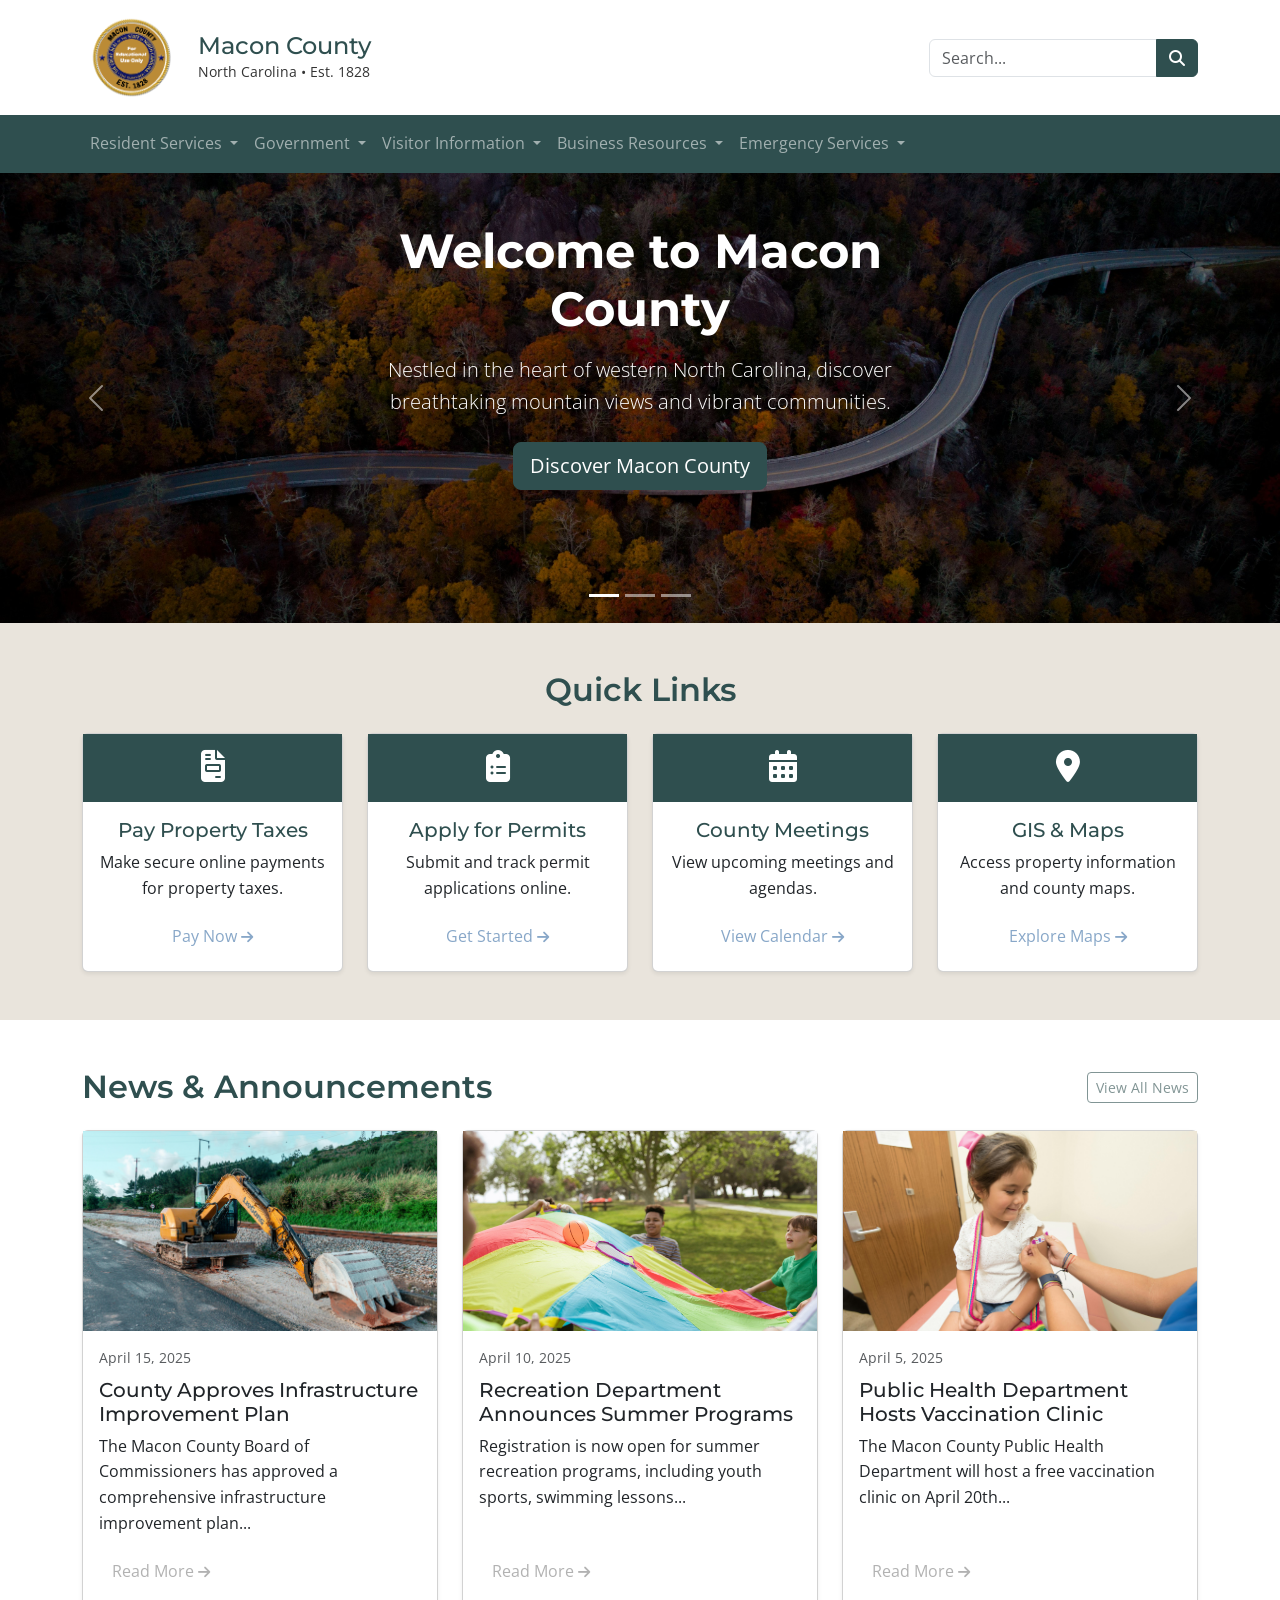
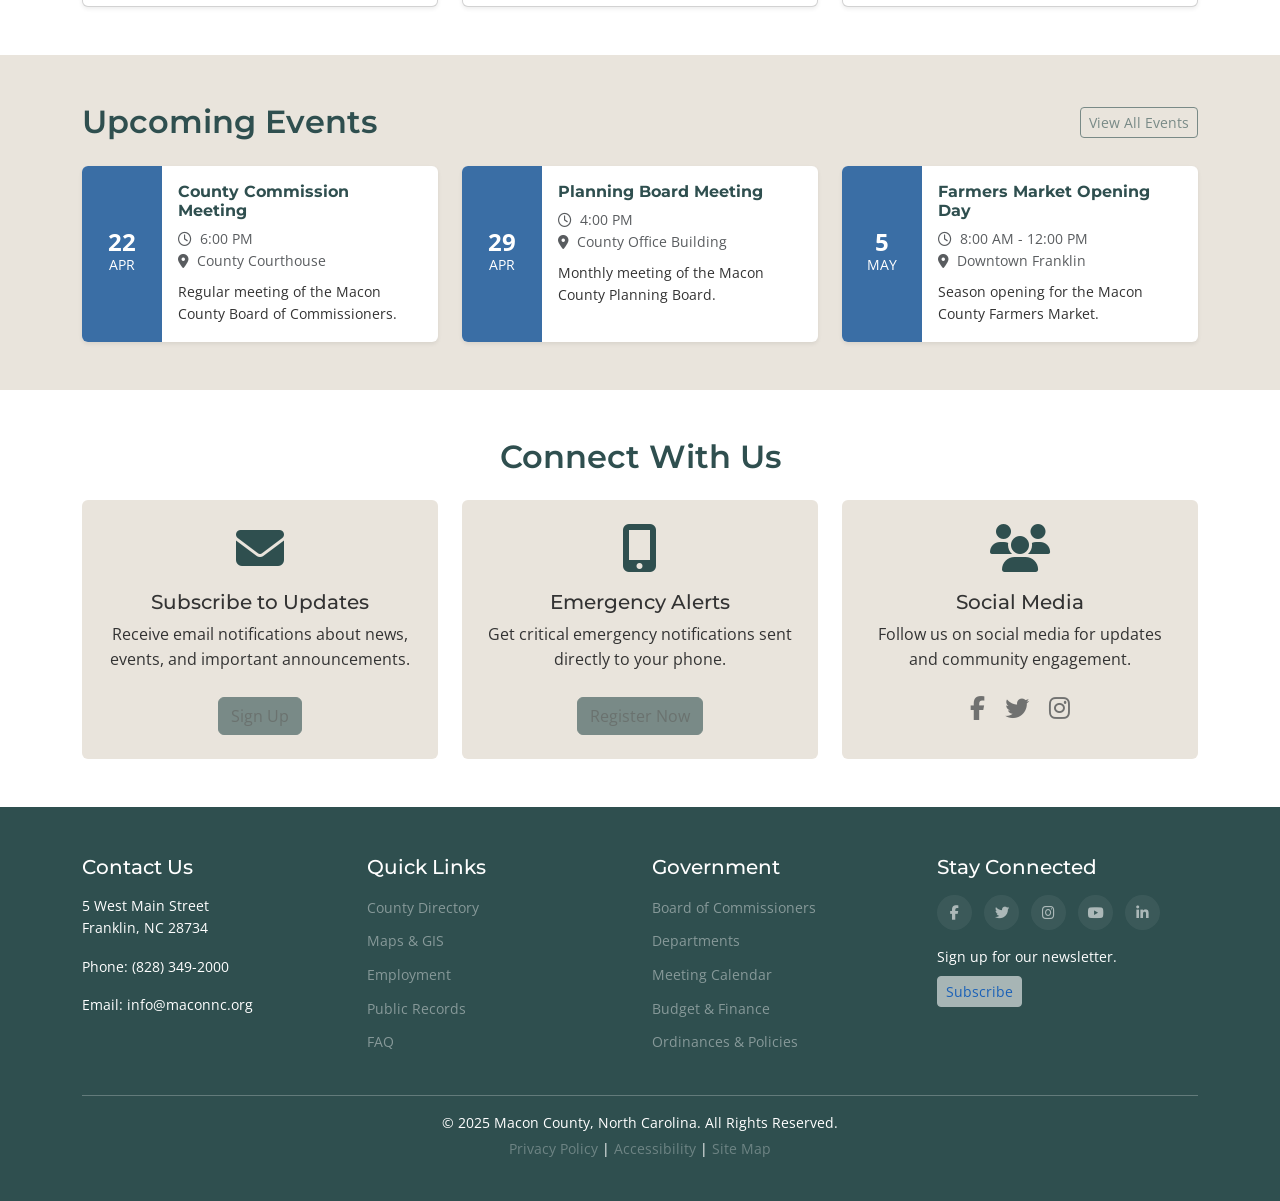
<file: index.html>
<!DOCTYPE html>
<html lang="en">
<head>
    <meta charset="UTF-8">
    <meta name="viewport" content="width=device-width, initial-scale=1.0">
    <title>Welcome to Macon County, North Carolina</title>
    <link href="https://fonts.googleapis.com/css2?family=Montserrat:wght@400;600;700&family=Open+Sans:wght@400;600&display=swap" rel="stylesheet">
    <link href="https://cdn.jsdelivr.net/npm/bootstrap@5.3.3/dist/css/bootstrap.min.css" rel="stylesheet" integrity="sha384-QWTKZyjpPEjISv5WaRU9OFeRpok6YctnYmDr5pNlyT2bRjXh0JMhjY6hW+ALEwIH" crossorigin="anonymous">
    <link rel="stylesheet" href="https://cdnjs.cloudflare.com/ajax/libs/font-awesome/6.1.1/css/all.min.css">
    <link rel="stylesheet" href="css/styles.css">
</head>
<body>
    <header>
        <div class="container py-3">
            <div class="d-flex flex-column flex-md-row justify-content-between align-items-center">
                <div class="logo d-flex align-items-center mb-3 mb-md-0">
                    <a href="index.html">
                        <img src="images/mock-macon-county-north-carolina.png" width="100px" alt="Macon County Logo" class="me-3">
                    </a>
                    <div class="logo-text">
                        <h1 class="h4 mb-0">Macon County</h1>
                        <p class="mb-0 small">North Carolina • Est. 1828</p>
                    </div>
                </div>
                <div class="search-box">
                    <div class="input-group">
                        <input type="text" class="form-control" placeholder="Search...">
                        <button class="btn btn-outline-secondary btn-search" type="button"><i class="fas fa-search"></i></button>
                    </div>
                </div>
            </div>
        </div>
        <nav class="navbar navbar-expand-lg navbar-dark custom-navbar-bg">
            <div class="container">
                <button class="navbar-toggler" type="button" data-bs-toggle="collapse" data-bs-target="#mainNavbar" aria-controls="mainNavbar" aria-expanded="false" aria-label="Toggle navigation">
                    <span class="navbar-toggler-icon"></span>
                </button>
                <div class="collapse navbar-collapse" id="mainNavbar">
                    <ul class="navbar-nav me-auto mb-2 mb-lg-0">
                        <li class="nav-item dropdown">
                            <a class="nav-link dropdown-toggle" href="#" role="button" data-bs-toggle="dropdown" aria-expanded="false">
                                Resident Services
                            </a>
                            <ul class="dropdown-menu">
                                <li><a class="dropdown-item nav-disabled" href="#">Property Taxes</a></li>
                                <li><a class="dropdown-item nav-disabled" href="#">Permits & Licenses</a></li>
                                <li><a class="dropdown-item nav-disabled" href="#">Public Records</a></li>
                                <li><a class="dropdown-item nav-disabled" href="#">Solid Waste & Recycling</a></li>
                                <li><a class="dropdown-item nav-disabled" href="#">Online Payments</a></li>
                                <li><a class="dropdown-item" href="animal-services.html">Animal Services</a></li>
                            </ul>
                        </li>
                        <li class="nav-item dropdown">
                            <a class="nav-link dropdown-toggle" href="#" role="button" data-bs-toggle="dropdown" aria-expanded="false">
                                Government
                            </a>
                            <ul class="dropdown-menu">
                                <li><a class="dropdown-item nav-disabled" href="departments.html">Departments</a></li>
                                <li><a class="dropdown-item" href="county-commisioners.html">County Commissioners</a></li>
                                <li><a class="dropdown-item nav-disabled" href="#">Meeting Agendas & Minutes</a></li>
                                <li><a class="dropdown-item nav-disabled" href="#">Budget & Finance</a></li>
                                <li><a class="dropdown-item nav-disabled" href="#">Employment Opportunities</a></li>
                            </ul>
                        </li>
                        <li class="nav-item dropdown">
                            <a class="nav-link dropdown-toggle" href="#" role="button" data-bs-toggle="dropdown" aria-expanded="false">
                                Visitor Information
                            </a>
                            <ul class="dropdown-menu">
                                <li><a class="dropdown-item nav-disabled" href="#">About Macon County</a></li>
                                <li><a class="dropdown-item" href="parks-recreation.html">Parks & Recreation</a></li>
                                <li><a class="nav-disabled dropdown-item" href="#">Events Calendar</a></li>
                                <li><a class="nav-disabled dropdown-item" href="#">Accommodations</a></li>
                                <li><a class="nav-disabled dropdown-item" href="#">Maps</a></li>
                            </ul>
                        </li>
                         <li class="nav-item dropdown">
                            <a class="nav-link dropdown-toggle" href="#" role="button" data-bs-toggle="dropdown" aria-expanded="false">
                                Business Resources
                            </a>
                            <ul class="dropdown-menu">
                                <li><a class="dropdown-item nav-disabled" href="#">Economic Development</a></li>
                                <li><a class="dropdown-item nav-disabled" href="#">Business Licenses</a></li>
                                <li><a class="dropdown-item nav-disabled" href="#">Zoning & Planning</a></li>
                                <li><a class="dropdown-item" href="building-inspections.html">Building Inspections</a></li>
                                <li><a class="dropdown-item nav-disabled" href="#">Business Directory</a></li>
                            </ul>
                        </li>
                         <li class="nav-item dropdown">
                            <a class="nav-link dropdown-toggle" href="#" role="button" data-bs-toggle="dropdown" aria-expanded="false">
                                Emergency Services
                            </a>
                            <ul class="dropdown-menu">
                                <li><a class="dropdown-item nav-disabled" href="#">Emergency Alerts</a></li>
                                <li><a class="dropdown-item nav-disabled" href="#">Sheriff's Office</a></li>
                                <li><a class="dropdown-item nav-disabled" href="#">Fire Departments</a></li>
                                <li><a class="dropdown-item" href="emergency-management.html">Emergency Management</a></li>
                                <li><a class="dropdown-item nav-disabled" href="#">Preparedness Resources</a></li>
                            </ul>
                        </li>
                    </ul>
                </div>
            </div>
        </nav>
    </header>

    <section id="heroCarouselSection">
        <div id="heroCarousel" class="carousel slide" data-bs-ride="carousel">

            <div class="carousel-indicators">
                <button type="button" data-bs-target="#heroCarousel" data-bs-slide-to="0" class="active" aria-current="true" aria-label="Slide 1"></button>
                <button type="button" data-bs-target="#heroCarousel" data-bs-slide-to="1" aria-label="Slide 2"></button>
                <button type="button" data-bs-target="#heroCarousel" data-bs-slide-to="2" aria-label="Slide 3"></button>
            </div>

            <div class="carousel-inner">

                <div class="carousel-item active carousel-item-bg" style="background-image: url('images/pexels-swisshumanity-stories-1686058-10341851.jpg');">
                    <div class="hero-overlay position-absolute top-0 start-0 w-100 h-100"></div>
                    <div class="container h-100 position-relative z-1 d-flex align-items-center justify-content-center">
                         <div class="hero-content col-md-8 col-lg-6 text-white text-center">
                            <h2 class="display-5 fw-bold mb-3">Welcome to Macon County</h2>
                            <p class="lead mb-4">Nestled in the heart of western North Carolina, discover breathtaking mountain views and vibrant communities.</p>
                            <a href="#" class="btn btn-primary btn-lg">Discover Macon County</a>
                        </div>
                    </div>
                </div>

                <div class="carousel-item carousel-item-bg" style="background-image: url( 'images/pexels-pixabay-280221.jpg');">
                     <div class="hero-overlay position-absolute top-0 start-0 w-100 h-100"></div>
                     <div class="container h-100 position-relative z-1 d-flex align-items-center justify-content-center">
                         <div class="hero-content col-md-8 col-lg-6 text-white text-center">
                            <h2 class="display-5 fw-bold mb-3">Explore Our Natural Beauty</h2>
                            <p class="lead mb-4">From hiking trails to scenic drives, adventure awaits in Macon County's stunning landscapes.</p>
                            <a href="#" class="btn btn-primary btn-lg">Plan Your Visit</a>
                        </div>
                    </div>
                </div>

                <div class="carousel-item carousel-item-bg" style="background-image: url('images/pexels-askar-abayev-5638751.jpg');">
                     <div class="hero-overlay position-absolute top-0 start-0 w-100 h-100"></div>
                     <div class="container h-100 position-relative z-1 d-flex align-items-center justify-content-center">
                         <div class="hero-content col-md-8 col-lg-6 text-white text-center">
                            <h2 class="display-5 fw-bold mb-3">Connect with Our Community</h2>
                            <p class="lead mb-4">Experience local events, charming towns, and the welcoming spirit of Macon County.</p>
                            <a href="#" class="btn btn-primary btn-lg">See Events Calendar</a>
                        </div>
                    </div>
                </div>

            </div>

            <button class="carousel-control-prev" type="button" data-bs-target="#heroCarousel" data-bs-slide="prev">
                <span class="carousel-control-prev-icon" aria-hidden="true"></span>
                <span class="visually-hidden">Previous</span>
            </button>
            <button class="carousel-control-next" type="button" data-bs-target="#heroCarousel" data-bs-slide="next">
                <span class="carousel-control-next-icon" aria-hidden="true"></span>
                <span class="visually-hidden">Next</span>
            </button>
        </div>
    </section>

    <section class="quick-links bg-light py-5">
        <div class="container">
            <h2 class="text-center mb-4 section-heading">Quick Links</h2>
            <div class="row g-4">
                <div class="col-md-6 col-lg-3">
                    <div class="card h-100 shadow-sm service-card">
                         <div class="service-icon text-white text-center py-3">
                             <i class="fas fa-file-invoice fa-2x"></i>
                         </div>
                         <div class="card-body text-center">
                            <h3 class="h5 card-title">Pay Property Taxes</h3>
                            <p class="card-text">Make secure online payments for property taxes.</p>
                            <a href="#" class="btn btn-link text-decoration-none nav-disabled">Pay Now <i class="fas fa-arrow-right small"></i></a>
                        </div>
                    </div>
                </div>
                 <div class="col-md-6 col-lg-3">
                    <div class="card h-100 shadow-sm service-card">
                         <div class="service-icon text-white text-center py-3">
                             <i class="fas fa-clipboard-list fa-2x"></i>
                         </div>
                         <div class="card-body text-center">
                            <h3 class="h5 card-title">Apply for Permits</h3>
                            <p class="card-text">Submit and track permit applications online.</p>
                            <a href="#" class="btn btn-link text-decoration-none nav-disabled">Get Started <i class="fas fa-arrow-right small"></i></a>
                        </div>
                    </div>
                </div>
                 <div class="col-md-6 col-lg-3">
                    <div class="card h-100 shadow-sm service-card">
                         <div class="service-icon text-white text-center py-3">
                            <i class="fas fa-calendar-alt fa-2x"></i>
                         </div>
                         <div class="card-body text-center">
                            <h3 class="h5 card-title">County Meetings</h3>
                            <p class="card-text">View upcoming meetings and agendas.</p>
                            <a href="#" class="btn btn-link text-decoration-none nav-disabled">View Calendar <i class="fas fa-arrow-right small"></i></a>
                        </div>
                    </div>
                </div>
                <div class="col-md-6 col-lg-3">
                    <div class="card h-100 shadow-sm service-card">
                         <div class="service-icon text-white text-center py-3">
                            <i class="fas fa-map-marker-alt fa-2x"></i>
                         </div>
                         <div class="card-body text-center">
                            <h3 class="h5 card-title">GIS & Maps</h3>
                            <p class="card-text">Access property information and county maps.</p>
                            <a href="#" class="btn btn-link text-decoration-none nav-disabled">Explore Maps <i class="fas fa-arrow-right small"></i></a>
                        </div>
                    </div>
                </div>
            </div>
        </div>
    </section>

    <section class="news-section py-5">
        <div class="container">
            <div class="d-flex justify-content-between align-items-center mb-4">
                <h2 class="section-heading mb-0">News & Announcements</h2>
                <a href="#" class="btn btn-outline-primary btn-sm nav-disabled">View All News</a>
            </div>
            <div class="row g-4">
                <div class="col-md-6 col-lg-4">
                    <div class="card h-100 shadow-sm">
                         <div class="news-image" style="background-image: url('images/pexels-vadym-alyekseyenko-137433856-31762052.jpg'); height: 200px; background-size: cover; background-position: center;"></div>
                        <div class="card-body d-flex flex-column">
                            <div class="text-muted small mb-2">April 15, 2025</div>
                            <h3 class="h5 card-title">County Approves Infrastructure Improvement Plan</h3>
                            <p class="card-text">The Macon County Board of Commissioners has approved a comprehensive infrastructure improvement plan...</p>
                            <a href="#" class="btn btn-link text-decoration-none mt-auto align-self-start nav-disabled">Read More <i class="fas fa-arrow-right small"></i></a>
                        </div>
                    </div>
                </div>
                <div class="col-md-6 col-lg-4">
                     <div class="card h-100 shadow-sm">
                         <div class="news-image" style="background-image: url('images/pexels-rdne-8033860.jpg'); height: 200px; background-size: cover; background-position: center;"></div>
                         <div class="card-body d-flex flex-column">
                            <div class="text-muted small mb-2">April 10, 2025</div>
                            <h3 class="h5 card-title">Recreation Department Announces Summer Programs</h3>
                            <p class="card-text">Registration is now open for summer recreation programs, including youth sports, swimming lessons...</p>
                            <a href="#" class="btn btn-link text-decoration-none mt-auto align-self-start nav-disabled">Read More <i class="fas fa-arrow-right small"></i></a>
                        </div>
                    </div>
                </div>
                 <div class="col-md-6 col-lg-4">
                     <div class="card h-100 shadow-sm">
                         <div class="news-image" style="background-image: url('images/pexels-cdc-library-3992931.jpg'); height: 200px; background-size: cover; background-position: center;"></div>
                         <div class="card-body d-flex flex-column">
                            <div class="text-muted small mb-2">April 5, 2025</div>
                            <h3 class="h5 card-title">Public Health Department Hosts Vaccination Clinic</h3>
                            <p class="card-text">The Macon County Public Health Department will host a free vaccination clinic on April 20th...</p>
                            <a href="#" class="btn btn-link text-decoration-none mt-auto align-self-start nav-disabled">Read More <i class="fas fa-arrow-right small"></i></a>
                        </div>
                    </div>
                </div>
            </div>
        </div>
    </section>

    <section class="events-section bg-light py-5">
        <div class="container">
             <div class="d-flex justify-content-between align-items-center mb-4">
                <h2 class="section-heading mb-0">Upcoming Events</h2>
                <a href="#" class="btn btn-outline-primary btn-sm nav-disabled">View All Events</a>
            </div>
            <div class="row g-4">
                 <div class="col-lg-4 col-md-6">
                     <div class="d-flex bg-white rounded shadow-sm overflow-hidden h-100">
                        <div class="event-date text-white text-center p-3 d-flex flex-column justify-content-center align-items-center">
                            <div class="fs-4 fw-bold lh-1">22</div>
                            <div class="small text-uppercase">APR</div>
                        </div>
                        <div class="event-info p-3">
                            <h3 class="h6 fw-bold">County Commission Meeting</h3>
                            <div class="text-muted small mb-2">
                                <i class="far fa-clock me-1"></i> 6:00 PM <br>
                                <i class="fas fa-map-marker-alt me-1"></i> County Courthouse
                            </div>
                            <p class="small mb-0">Regular meeting of the Macon County Board of Commissioners.</p>
                        </div>
                     </div>
                 </div>
                 <div class="col-lg-4 col-md-6">
                     <div class="d-flex bg-white rounded shadow-sm overflow-hidden h-100">
                         <div class="event-date text-white text-center p-3 d-flex flex-column justify-content-center align-items-center">
                            <div class="fs-4 fw-bold lh-1">29</div>
                            <div class="small text-uppercase">APR</div>
                        </div>
                         <div class="event-info p-3">
                            <h3 class="h6 fw-bold">Planning Board Meeting</h3>
                            <div class="text-muted small mb-2">
                                <i class="far fa-clock me-1"></i> 4:00 PM <br>
                                <i class="fas fa-map-marker-alt me-1"></i> County Office Building
                            </div>
                            <p class="small mb-0">Monthly meeting of the Macon County Planning Board.</p>
                        </div>
                     </div>
                 </div>
                  <div class="col-lg-4 col-md-6">
                     <div class="d-flex bg-white rounded shadow-sm overflow-hidden h-100">
                         <div class="event-date text-white text-center p-3 d-flex flex-column justify-content-center align-items-center">
                            <div class="fs-4 fw-bold lh-1">5</div>
                            <div class="small text-uppercase">MAY</div>
                        </div>
                         <div class="event-info p-3">
                            <h3 class="h6 fw-bold">Farmers Market Opening Day</h3>
                            <div class="text-muted small mb-2">
                                <i class="far fa-clock me-1"></i> 8:00 AM - 12:00 PM <br>
                                <i class="fas fa-map-marker-alt me-1"></i> Downtown Franklin
                            </div>
                            <p class="small mb-0">Season opening for the Macon County Farmers Market.</p>
                        </div>
                     </div>
                 </div>
            </div>
        </div>
    </section>

    <section class="connect-section py-5">
        <div class="container">
            <div class="text-center mb-4">
                <h2 class="section-heading">Connect With Us</h2>
            </div>
            <div class="row g-4 text-center">
                <div class="col-md-4">
                    <div class="bg-light p-4 rounded h-100">
                        <div class="connect-icon mb-3">
                            <i class="fas fa-envelope fa-3x"></i>
                        </div>
                        <h3 class="h5">Subscribe to Updates</h3>
                        <p>Receive email notifications about news, events, and important announcements.</p>
                        <a href="#" class="btn btn-primary mt-2 nav-disabled">Sign Up</a>
                    </div>
                </div>
                <div class="col-md-4">
                    <div class="bg-light p-4 rounded h-100">
                        <div class="connect-icon mb-3">
                             <i class="fas fa-mobile-alt fa-3x"></i>
                        </div>
                        <h3 class="h5">Emergency Alerts</h3>
                        <p>Get critical emergency notifications sent directly to your phone.</p>
                        <a href="#" class="btn btn-primary mt-2 nav-disabled">Register Now</a>
                    </div>
                </div>
                <div class="col-md-4">
                     <div class="bg-light p-4 rounded h-100">
                        <div class="connect-icon mb-3">
                            <i class="fas fa-users fa-3x"></i>
                        </div>
                        <h3 class="h5">Social Media</h3>
                        <p>Follow us on social media for updates and community engagement.</p>
                        <div class="social-links-connect mt-3">
                            <a href="#" class="text-dark text-decoration-none fs-4 mx-2 nav-disabled"><i class="fab fa-facebook-f"></i></a>
                            <a href="#" class="text-dark text-decoration-none fs-4 mx-2 nav-disabled"><i class="fab fa-twitter"></i></a>
                            <a href="#" class="text-dark text-decoration-none fs-4 mx-2 nav-disabled"><i class="fab fa-instagram"></i></a>
                        </div>
                    </div>
                </div>
            </div>
        </div>
    </section>

    <footer class="text-white pt-5 pb-4">
        <div class="container">
            <div class="row g-4 mb-4">
                <div class="col-md-6 col-lg-3">
                    <h3 class="h5 mb-3">Contact Us</h3>
                    <p class="small">5 West Main Street<br>Franklin, NC 28734</p>
                    <p class="small">Phone: (828) 349-2000</p>
                    <p class="small">Email: info@maconnc.org</p>
                </div>
                <div class="col-md-6 col-lg-3">
                    <h3 class="h5 mb-3">Quick Links</h3>
                    <ul class="list-unstyled footer-links">
                        <li class="mb-2"><a href="#" class="nav-disabled">County Directory</a></li>
                        <li class="mb-2"><a href="#" class="nav-disabled">Maps & GIS</a></li>
                        <li class="mb-2"><a href="#" class="nav-disabled">Employment</a></li>
                        <li class="mb-2"><a href="#" class="nav-disabled">Public Records</a></li>
                        <li><a href="#" class="nav-disabled">FAQ</a></li>
                    </ul>
                </div>
                <div class="col-md-6 col-lg-3">
                    <h3 class="h5 mb-3">Government</h3>
                     <ul class="list-unstyled footer-links">
                        <li class="mb-2"><a href="#" class="nav-disabled">Board of Commissioners</a></li>
                        <li class="mb-2"><a href="#" class="nav-disabled">Departments</a></li>
                        <li class="mb-2"><a href="#" class="nav-disabled">Meeting Calendar</a></li>
                        <li class="mb-2"><a href="#" class="nav-disabled">Budget & Finance</a></li>
                        <li><a href="#" class="nav-disabled">Ordinances & Policies</a></li>
                    </ul>
                </div>
                <div class="col-md-6 col-lg-3">
                    <h3 class="h5 mb-3">Stay Connected</h3>
                    <div class="social-links-footer mb-3">
                        <a href="#" class="d-inline-block me-2 nav-disabled"><i class="fab fa-facebook-f"></i></a>
                        <a href="#" class="d-inline-block me-2 nav-disabled"><i class="fab fa-twitter"></i></a>
                        <a href="#" class="d-inline-block me-2 nav-disabled"><i class="fab fa-instagram"></i></a>
                        <a href="#" class="d-inline-block me-2 nav-disabled"><i class="fab fa-youtube"></i></a>
                        <a href="#" class="d-inline-block nav-disabled"><i class="fab fa-linkedin-in"></i></a>
                    </div>
                    <p class="small mb-2">Sign up for our newsletter.</p>
                    <a href="#" class="btn btn-light btn-sm text-primary nav-disabled">Subscribe</a>
                </div>
            </div>
            <div class="footer-bottom text-center pt-3 border-top border-white border-opacity-25">
                <p class="small mb-1">&copy; 2025 Macon County, North Carolina. All Rights Reserved.</p>
                <p class="small">
                    <a href="#" class="text-white-50 text-decoration-none nav-disabled">Privacy Policy</a> |
                    <a href="#" class="text-white-50 text-decoration-none nav-disabled">Accessibility</a> |
                    <a href="#" class="text-white-50 text-decoration-none nav-disabled">Site Map</a>
                </p>
            </div>
        </div>
    </footer>

    <script src="https://cdn.jsdelivr.net/npm/bootstrap@5.3.3/dist/js/bootstrap.bundle.min.js" integrity="sha384-YvpcrYf0tY3lHB60NNkmXc5s9fDVZLESaAA55NDzOxhy9GkcIdslK1eN7N6jIeHz" crossorigin="anonymous"></script>
    </body>
</html>
</file>
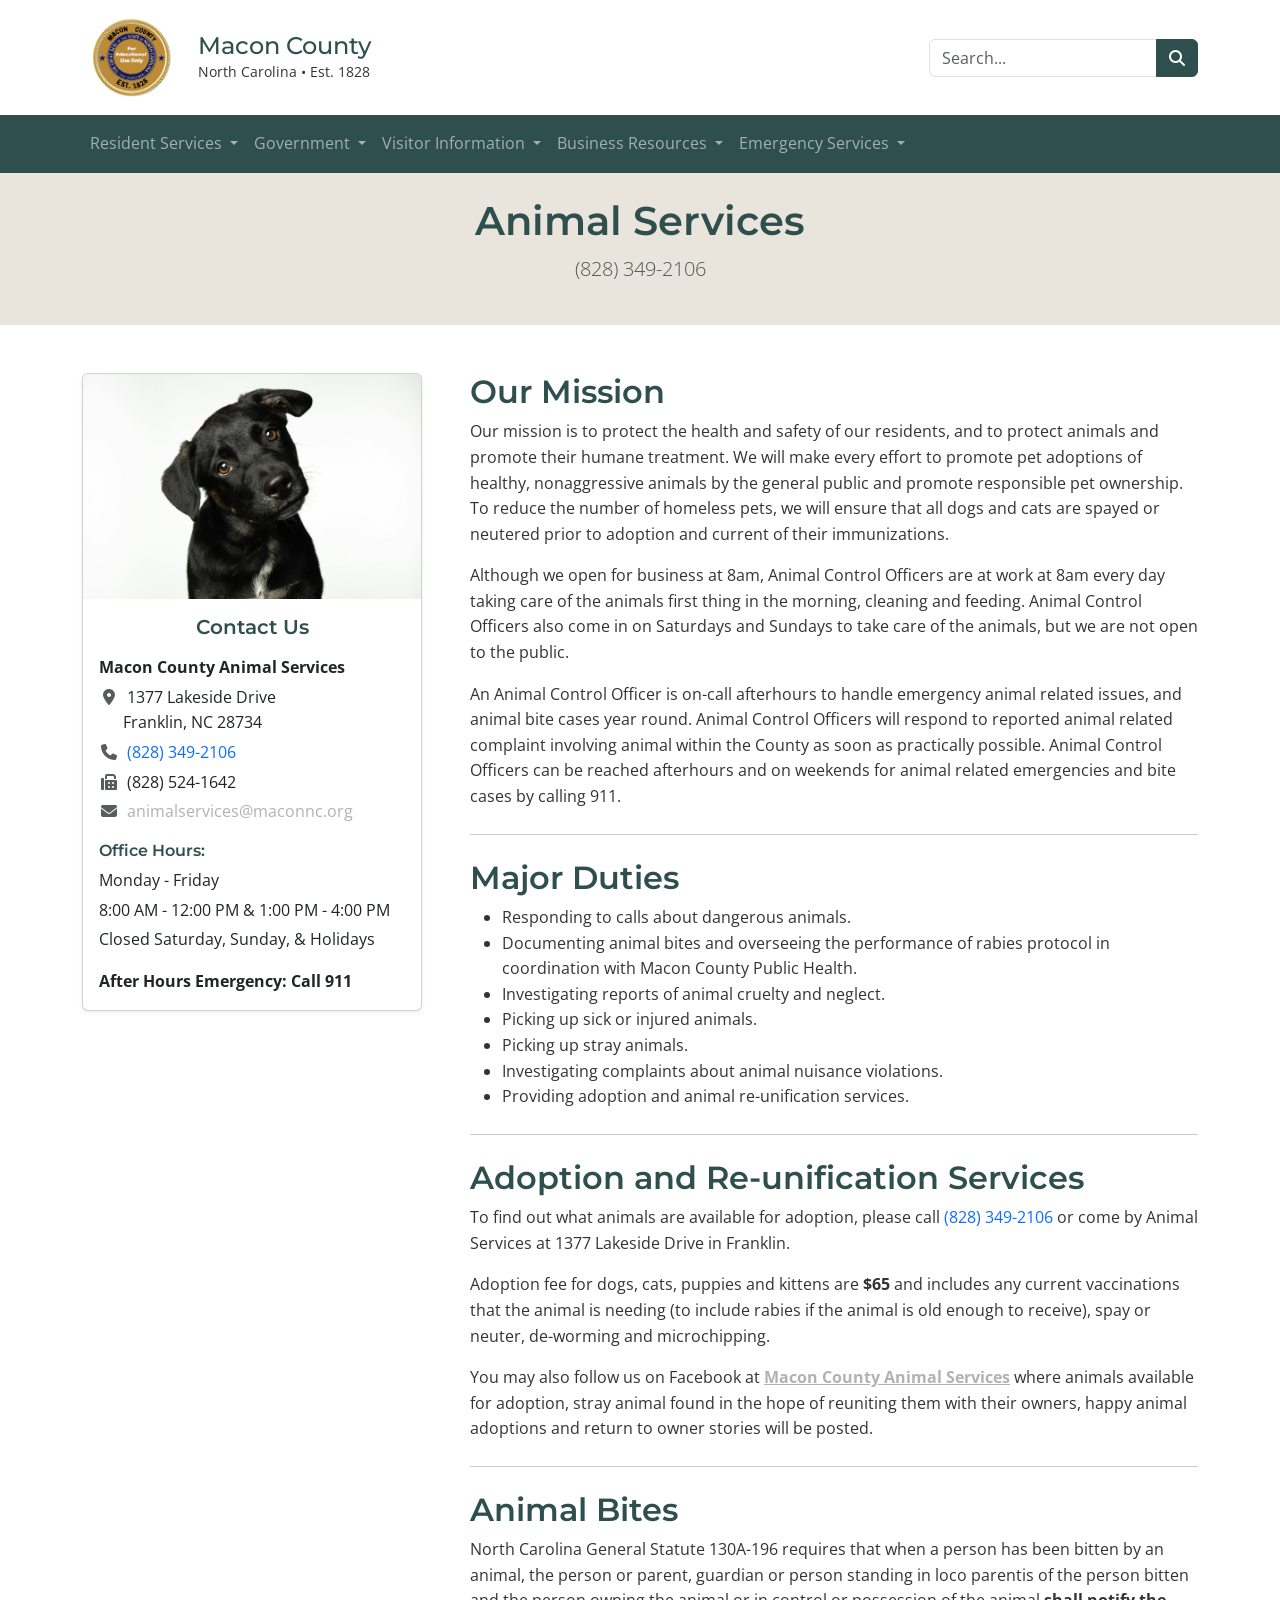
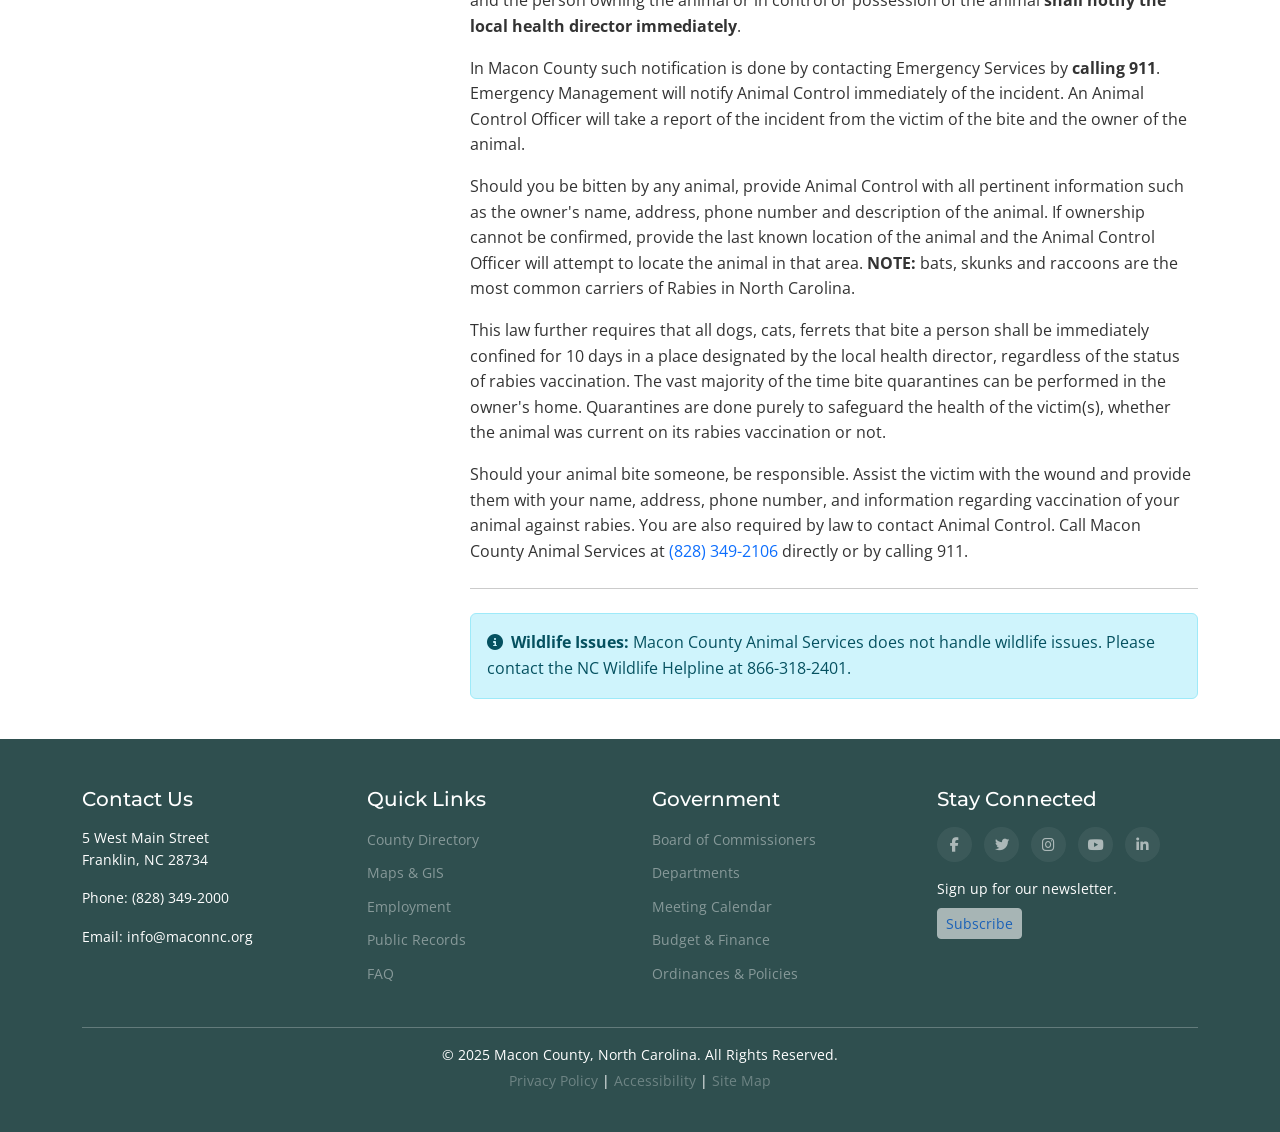
<file: animal-services.html>
<!DOCTYPE html>
<html lang="en">
<head>
    <meta charset="UTF-8">
    <meta name="viewport" content="width=device-width, initial-scale=1.0">
    <title>Animal Services - Macon County, NC</title>
    <link href="https://fonts.googleapis.com/css2?family=Montserrat:wght@400;600;700&family=Open+Sans:wght@400;600&display=swap" rel="stylesheet">
    <link href="https://cdn.jsdelivr.net/npm/bootstrap@5.3.3/dist/css/bootstrap.min.css" rel="stylesheet" integrity="sha384-QWTKZyjpPEjISv5WaRU9OFeRpok6YctnYmDr5pNlyT2bRjXh0JMhjY6hW+ALEwIH" crossorigin="anonymous">
    <link rel="stylesheet" href="https://cdnjs.cloudflare.com/ajax/libs/font-awesome/6.1.1/css/all.min.css">
    <link rel="stylesheet" href="css/styles.css">
    </head>
<body>
    <header>
        <div class="container py-3">
            <div class="d-flex flex-column flex-md-row justify-content-between align-items-center">
                <div class="logo d-flex align-items-center mb-3 mb-md-0">
                    <a href="index.html">
                        <img src="images/mock-macon-county-north-carolina.png" width="100px" alt="Macon County Logo" class="me-3">
                    </a>
                    <div class="logo-text">
                        <h1 class="h4 mb-0">Macon County</h1>
                        <p class="mb-0 small">North Carolina • Est. 1828</p>
                    </div>
                </div>
                <div class="search-box">
                    <div class="input-group">
                        <input type="text" class="form-control" placeholder="Search...">
                        <button class="btn btn-outline-secondary btn-search" type="button"><i class="fas fa-search"></i></button>
                    </div>
                </div>
            </div>
        </div>
        <nav class="navbar navbar-expand-lg navbar-dark custom-navbar-bg">
            <div class="container">
                <button class="navbar-toggler" type="button" data-bs-toggle="collapse" data-bs-target="#mainNavbar" aria-controls="mainNavbar" aria-expanded="false" aria-label="Toggle navigation">
                    <span class="navbar-toggler-icon"></span>
                </button>
                <div class="collapse navbar-collapse" id="mainNavbar">
                    <ul class="navbar-nav me-auto mb-2 mb-lg-0">
                        <li class="nav-item dropdown">
                            <a class="nav-link dropdown-toggle" href="#" role="button" data-bs-toggle="dropdown" aria-expanded="false">
                                Resident Services
                            </a>
                            <ul class="dropdown-menu">
                                <li><a class="dropdown-item nav-disabled" href="#">Property Taxes</a></li>
                                <li><a class="dropdown-item nav-disabled" href="#">Permits & Licenses</a></li>
                                <li><a class="dropdown-item nav-disabled" href="#">Public Records</a></li>
                                <li><a class="dropdown-item nav-disabled" href="#">Solid Waste & Recycling</a></li>
                                <li><a class="dropdown-item nav-disabled" href="#">Online Payments</a></li>
                                <li><a class="dropdown-item" href="animal-services.html">Animal Services</a></li>
                            </ul>
                        </li>
                        <li class="nav-item dropdown">
                            <a class="nav-link dropdown-toggle" href="#" role="button" data-bs-toggle="dropdown" aria-expanded="false">
                                Government
                            </a>
                            <ul class="dropdown-menu">
                                <li><a class="dropdown-item nav-disabled" href="departments.html">Departments</a></li>
                                <li><a class="dropdown-item" href="county-commisioners.html">County Commissioners</a></li>
                                <li><a class="dropdown-item nav-disabled" href="#">Meeting Agendas & Minutes</a></li>
                                <li><a class="dropdown-item nav-disabled" href="#">Budget & Finance</a></li>
                                <li><a class="dropdown-item nav-disabled" href="#">Employment Opportunities</a></li>
                            </ul>
                        </li>
                        <li class="nav-item dropdown">
                            <a class="nav-link dropdown-toggle" href="#" role="button" data-bs-toggle="dropdown" aria-expanded="false">
                                Visitor Information
                            </a>
                            <ul class="dropdown-menu">
                                <li><a class="dropdown-item nav-disabled" href="#">About Macon County</a></li>
                                <li><a class="dropdown-item" href="parks-recreation.html">Parks & Recreation</a></li>
                                <li><a class="nav-disabled dropdown-item" href="#">Events Calendar</a></li>
                                <li><a class="nav-disabled dropdown-item" href="#">Accommodations</a></li>
                                <li><a class="nav-disabled dropdown-item" href="#">Maps</a></li>
                            </ul>
                        </li>
                         <li class="nav-item dropdown">
                            <a class="nav-link dropdown-toggle" href="#" role="button" data-bs-toggle="dropdown" aria-expanded="false">
                                Business Resources
                            </a>
                            <ul class="dropdown-menu">
                                <li><a class="dropdown-item nav-disabled" href="#">Economic Development</a></li>
                                <li><a class="dropdown-item nav-disabled" href="#">Business Licenses</a></li>
                                <li><a class="dropdown-item nav-disabled" href="#">Zoning & Planning</a></li>
                                <li><a class="dropdown-item" href="building-inspections.html">Building Inspections</a></li>
                                <li><a class="dropdown-item nav-disabled" href="#">Business Directory</a></li>
                            </ul>
                        </li>
                         <li class="nav-item dropdown">
                            <a class="nav-link dropdown-toggle" href="#" role="button" data-bs-toggle="dropdown" aria-expanded="false">
                                Emergency Services
                            </a>
                            <ul class="dropdown-menu">
                                <li><a class="dropdown-item nav-disabled" href="#">Emergency Alerts</a></li>
                                <li><a class="dropdown-item nav-disabled" href="#">Sheriff's Office</a></li>
                                <li><a class="dropdown-item nav-disabled" href="#">Fire Departments</a></li>
                                <li><a class="dropdown-item" href="emergency-management.html">Emergency Management</a></li>
                                <li><a class="dropdown-item nav-disabled" href="#">Preparedness Resources</a></li>
                            </ul>
                        </li>
                    </ul>
                </div>
            </div>
        </nav>
    </header>
    
    <main role="main">

        <section class="page-hero bg-light py-4 mb-4">
            <div class="container text-center">
                <h1 class="page-title section-heading">Animal Services</h1>
                 <p class="lead text-muted">(828) 349-2106</p>
            </div>
        </section>

        <div class="container py-4">
            <div class="row g-4 g-lg-5">

                <div class="col-lg-4">
                    <div class="card shadow-sm mb-4">
                        <img src="images/pexels-sharon-snider-2339082-15175665.jpg" class="card-img-top img-fluid" alt="Macon County Animal Services Building or Logo">
                        <div class="card-body">
                             <h5 class="card-title section-heading text-center mb-3">Contact Us</h5>
                             <p class="mb-1"><strong>Macon County Animal Services</strong></p>
                             <p class="mb-1">
                                 <i class="fas fa-map-marker-alt fa-fw text-muted me-1"></i>
                                 1377 Lakeside Drive<br />
                                 <span class="ms-4">Franklin, NC 28734</span>
                             </p>
                             <p class="mb-1">
                                 <i class="fas fa-phone fa-fw text-muted me-1"></i>
                                 <a href="tel:828-349-2106" class="text-decoration-none">(828) 349-2106</a>
                             </p>
                             <p class="mb-1">
                                <i class="fas fa-fax fa-fw text-muted me-1"></i>
                                (828) 524-1642
                             </p>
                             <p class="mb-3">
                                 <i class="fas fa-envelope fa-fw text-muted me-1"></i>
                                 <a href="mailto:animalservices@maconnc.org" class="text-decoration-none nav-disabled">animalservices@maconnc.org</a>
                             </p>

                             <h6 class="section-heading">Office Hours:</h6>
                             <p class="mb-1">Monday - Friday</p>
                             <p class="mb-1">8:00 AM - 12:00 PM &amp; 1:00 PM - 4:00 PM</p>
                             <p class="mb-3">Closed Saturday, Sunday, & Holidays</p>

                             <p class="mb-0"><strong>After Hours Emergency: Call 911</strong></p>

                        </div>
                    </div>

                     
                </div>

                <div class="col-lg-8">
                    <h2 class="section-heading">Our Mission</h2>
                    <p>Our mission is to protect the health and safety of our residents, and to protect animals and promote their humane treatment. We will make every effort to promote pet adoptions of healthy, nonaggressive animals by the general public and promote responsible pet ownership. To reduce the number of homeless pets, we will ensure that all dogs and cats are spayed or neutered prior to adoption and current of their immunizations.</p>
                    <p>Although we open for business at 8am, Animal Control Officers are at work at 8am every day taking care of the animals first thing in the morning, cleaning and feeding. Animal Control Officers also come in on Saturdays and Sundays to take care of the animals, but we are not open to the public.</p>
                    <p>An Animal Control Officer is on-call afterhours to handle emergency animal related issues, and animal bite cases year round. Animal Control Officers will respond to reported animal related complaint involving animal within the County as soon as practically possible. Animal Control Officers can be reached afterhours and on weekends for animal related emergencies and bite cases by calling 911.</p>

                    <hr class="my-4">

                    <h2 class="section-heading">Major Duties</h2>
                    <ul>
                        <li>Responding to calls about dangerous animals.</li>
                        <li>Documenting animal bites and overseeing the performance of rabies protocol in coordination with Macon County Public Health.</li>
                        <li>Investigating reports of animal cruelty and neglect.</li>
                        <li>Picking up sick or injured animals.</li>
                        <li>Picking up stray animals.</li>
                        <li>Investigating complaints about animal nuisance violations.</li>
                        <li>Providing adoption and animal re-unification services.</li>
                    </ul>

                     <hr class="my-4">

                     <h2 class="section-heading">Adoption and Re-unification Services</h2>
                     <p>To find out what animals are available for adoption, please call <a href="tel:828-349-2106" class="text-decoration-none">(828) 349-2106</a> or come by Animal Services at 1377 Lakeside Drive in Franklin.</p>
                     <p>Adoption fee for dogs, cats, puppies and kittens are <strong>$65</strong> and includes any current vaccinations that the animal is needing (to include rabies if the animal is old enough to receive), spay or neuter, de-worming and microchipping.</p>
                     <p>You may also follow us on Facebook at <a href="#" target="_blank" class="nav-disabled" rel="noopener noreferrer"><strong>Macon County Animal Services</strong></a> where animals available for adoption, stray animal found in the hope of reuniting them with their owners, happy animal adoptions and return to owner stories will be posted.</p>

                     <hr class="my-4">

                     <h2 class="section-heading">Animal Bites</h2>
                     <p>North Carolina General Statute 130A-196 requires that when a person has been bitten by an animal, the person or parent, guardian or person standing in loco parentis of the person bitten and the person owning the animal or in control or possession of the animal <strong>shall notify the local health director immediately</strong>.</p>
                     <p>In Macon County such notification is done by contacting Emergency Services by <strong>calling 911</strong>. Emergency Management will notify Animal Control immediately of the incident. An Animal Control Officer will take a report of the incident from the victim of the bite and the owner of the animal.</p>
                     <p>Should you be bitten by any animal, provide Animal Control with all pertinent information such as the owner's name, address, phone number and description of the animal. If ownership cannot be confirmed, provide the last known location of the animal and the Animal Control Officer will attempt to locate the animal in that area. <strong>NOTE:</strong> bats, skunks and raccoons are the most common carriers of Rabies in North Carolina.</p>
                     <p>This law further requires that all dogs, cats, ferrets that bite a person shall be immediately confined for 10 days in a place designated by the local health director, regardless of the status of rabies vaccination. The vast majority of the time bite quarantines can be performed in the owner's home. Quarantines are done purely to safeguard the health of the victim(s), whether the animal was current on its rabies vaccination or not.</p>
                     <p>Should your animal bite someone, be responsible. Assist the victim with the wound and provide them with your name, address, phone number, and information regarding vaccination of your animal against rabies. You are also required by law to contact Animal Control. Call Macon County Animal Services at <a href="tel:828-349-2106" class="text-decoration-none">(828) 349-2106</a> directly or by calling 911.</p>

                     <hr class="my-4">

                     <div class="alert alert-info" role="alert">
                        <i class="fas fa-info-circle me-2"></i><strong>Wildlife Issues:</strong> Macon County Animal Services does not handle wildlife issues. Please contact the NC Wildlife Helpline at 866-318-2401.
                    </div>

                </div>
            </div>
        </div> </main>
        <footer class="text-white pt-5 pb-4">
            <div class="container">
                <div class="row g-4 mb-4">
                    <div class="col-md-6 col-lg-3">
                        <h3 class="h5 mb-3">Contact Us</h3>
                        <p class="small">5 West Main Street<br>Franklin, NC 28734</p>
                        <p class="small">Phone: (828) 349-2000</p>
                        <p class="small">Email: info@maconnc.org</p>
                    </div>
                    <div class="col-md-6 col-lg-3">
                        <h3 class="h5 mb-3">Quick Links</h3>
                        <ul class="list-unstyled footer-links">
                            <li class="mb-2"><a href="#" class="nav-disabled">County Directory</a></li>
                            <li class="mb-2"><a href="#" class="nav-disabled">Maps & GIS</a></li>
                            <li class="mb-2"><a href="#" class="nav-disabled">Employment</a></li>
                            <li class="mb-2"><a href="#" class="nav-disabled">Public Records</a></li>
                            <li><a href="#" class="nav-disabled">FAQ</a></li>
                        </ul>
                    </div>
                    <div class="col-md-6 col-lg-3">
                        <h3 class="h5 mb-3">Government</h3>
                         <ul class="list-unstyled footer-links">
                            <li class="mb-2"><a href="#" class="nav-disabled">Board of Commissioners</a></li>
                            <li class="mb-2"><a href="#" class="nav-disabled">Departments</a></li>
                            <li class="mb-2"><a href="#" class="nav-disabled">Meeting Calendar</a></li>
                            <li class="mb-2"><a href="#" class="nav-disabled">Budget & Finance</a></li>
                            <li><a href="#" class="nav-disabled">Ordinances & Policies</a></li>
                        </ul>
                    </div>
                    <div class="col-md-6 col-lg-3">
                        <h3 class="h5 mb-3">Stay Connected</h3>
                        <div class="social-links-footer mb-3">
                            <a href="#" class="d-inline-block me-2 nav-disabled"><i class="fab fa-facebook-f"></i></a>
                            <a href="#" class="d-inline-block me-2 nav-disabled"><i class="fab fa-twitter"></i></a>
                            <a href="#" class="d-inline-block me-2 nav-disabled"><i class="fab fa-instagram"></i></a>
                            <a href="#" class="d-inline-block me-2 nav-disabled"><i class="fab fa-youtube"></i></a>
                            <a href="#" class="d-inline-block nav-disabled"><i class="fab fa-linkedin-in"></i></a>
                        </div>
                        <p class="small mb-2">Sign up for our newsletter.</p>
                        <a href="#" class="btn btn-light btn-sm text-primary nav-disabled">Subscribe</a>
                    </div>
                </div>
                <div class="footer-bottom text-center pt-3 border-top border-white border-opacity-25">
                    <p class="small mb-1">&copy; 2025 Macon County, North Carolina. All Rights Reserved.</p>
                    <p class="small">
                        <a href="#" class="text-white-50 text-decoration-none nav-disabled">Privacy Policy</a> |
                        <a href="#" class="text-white-50 text-decoration-none nav-disabled">Accessibility</a> |
                        <a href="#" class="text-white-50 text-decoration-none nav-disabled">Site Map</a>
                    </p>
                </div>
            </div>
        </footer>
    
        <script src="https://cdn.jsdelivr.net/npm/bootstrap@5.3.3/dist/js/bootstrap.bundle.min.js" integrity="sha384-YvpcrYf0tY3lHB60NNkmXc5s9fDVZLESaAA55NDzOxhy9GkcIdslK1eN7N6jIeHz" crossorigin="anonymous"></script>
        </body>
    </html>
</file>
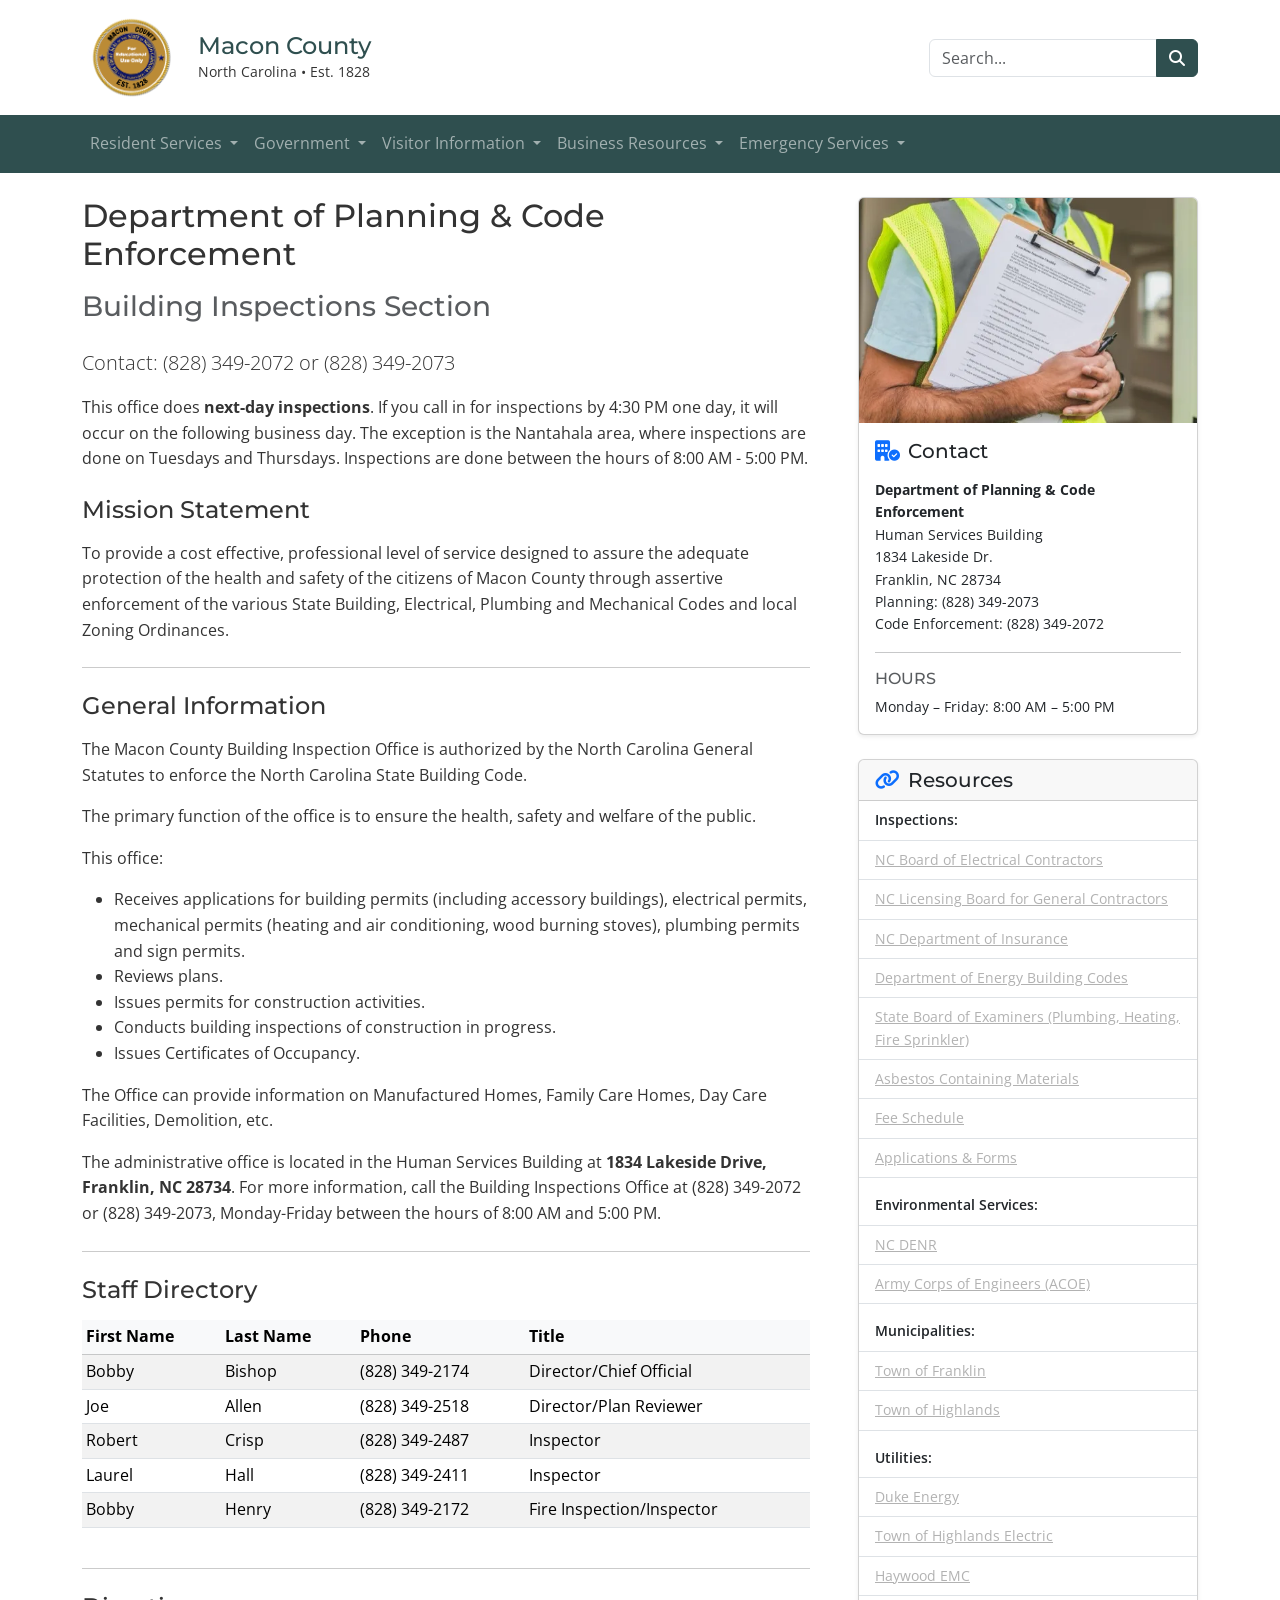
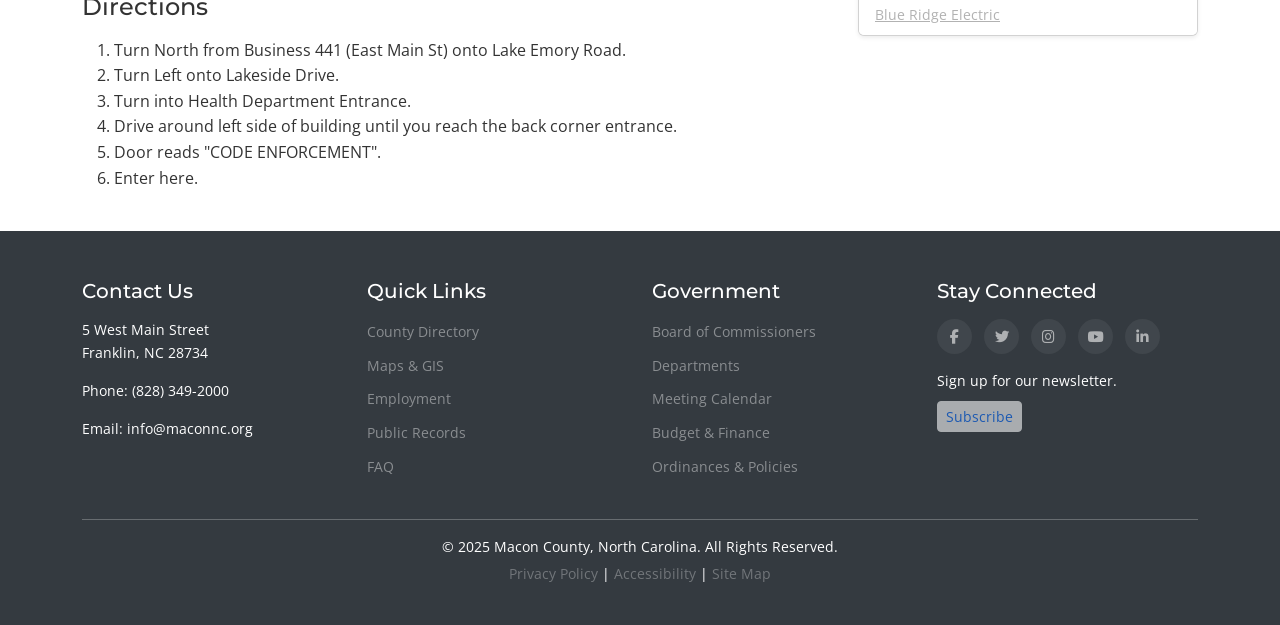
<file: building-inspections.html>
<!DOCTYPE html>
<html lang="en">
<head>
    <meta charset="UTF-8">
    <meta name="viewport" content="width=device-width, initial-scale=1.0">
    <title>Building Inspections - Macon County, NC</title>
    <link href="https://fonts.googleapis.com/css2?family=Montserrat:wght@400;600;700&family=Open+Sans:wght@400;600&display=swap" rel="stylesheet">
    <link href="https://cdn.jsdelivr.net/npm/bootstrap@5.3.3/dist/css/bootstrap.min.css" rel="stylesheet" integrity="sha384-QWTKZyjpPEjISv5WaRU9OFeRpok6YctnYmDr5pNlyT2bRjXh0JMhjY6hW+ALEwIH" crossorigin="anonymous">
    <link rel="stylesheet" href="https://cdnjs.cloudflare.com/ajax/libs/font-awesome/6.1.1/css/all.min.css">
    <link rel="stylesheet" href="css/styles.css">
</head>
<body>
    <header>
        <div class="container py-3">
            <div class="d-flex flex-column flex-md-row justify-content-between align-items-center">
                <div class="logo d-flex align-items-center mb-3 mb-md-0">
                    <a href="index.html">
                        <img src="images/mock-macon-county-north-carolina.png" width="100px" alt="Macon County Logo" class="me-3">
                    </a>
                    <div class="logo-text">
                        <h1 class="h4 mb-0">Macon County</h1>
                        <p class="mb-0 small">North Carolina • Est. 1828</p>
                    </div>
                </div>
                <div class="search-box">
                    <div class="input-group">
                        <input type="text" class="form-control" placeholder="Search...">
                        <button class="btn btn-outline-secondary btn-search" type="button"><i class="fas fa-search"></i></button>
                    </div>
                </div>
            </div>
        </div>
        <nav class="navbar navbar-expand-lg navbar-dark custom-navbar-bg">
            <div class="container">
                <button class="navbar-toggler" type="button" data-bs-toggle="collapse" data-bs-target="#mainNavbar" aria-controls="mainNavbar" aria-expanded="false" aria-label="Toggle navigation">
                    <span class="navbar-toggler-icon"></span>
                </button>
                <div class="collapse navbar-collapse" id="mainNavbar">
                    <ul class="navbar-nav me-auto mb-2 mb-lg-0">
                        <li class="nav-item dropdown">
                            <a class="nav-link dropdown-toggle" href="#" role="button" data-bs-toggle="dropdown" aria-expanded="false">
                                Resident Services
                            </a>
                            <ul class="dropdown-menu">
                                <li><a class="dropdown-item nav-disabled" href="#">Property Taxes</a></li>
                                <li><a class="dropdown-item nav-disabled" href="#">Permits & Licenses</a></li>
                                <li><a class="dropdown-item nav-disabled" href="#">Public Records</a></li>
                                <li><a class="dropdown-item nav-disabled" href="#">Solid Waste & Recycling</a></li>
                                <li><a class="dropdown-item nav-disabled" href="#">Online Payments</a></li>
                                <li><a class="dropdown-item" href="animal-services.html">Animal Services</a></li>
                            </ul>
                        </li>
                        <li class="nav-item dropdown">
                            <a class="nav-link dropdown-toggle" href="#" role="button" data-bs-toggle="dropdown" aria-expanded="false">
                                Government
                            </a>
                            <ul class="dropdown-menu">
                                <li><a class="dropdown-item nav-disabled" href="departments.html">Departments</a></li>
                                <li><a class="dropdown-item" href="county-commisioners.html">County Commissioners</a></li>
                                <li><a class="dropdown-item nav-disabled" href="#">Meeting Agendas & Minutes</a></li>
                                <li><a class="dropdown-item nav-disabled" href="#">Budget & Finance</a></li>
                                <li><a class="dropdown-item nav-disabled" href="#">Employment Opportunities</a></li>
                            </ul>
                        </li>
                        <li class="nav-item dropdown">
                            <a class="nav-link dropdown-toggle" href="#" role="button" data-bs-toggle="dropdown" aria-expanded="false">
                                Visitor Information
                            </a>
                            <ul class="dropdown-menu">
                                <li><a class="dropdown-item nav-disabled" href="#">About Macon County</a></li>
                                <li><a class="dropdown-item" href="parks-recreation.html">Parks & Recreation</a></li>
                                <li><a class="nav-disabled dropdown-item" href="#">Events Calendar</a></li>
                                <li><a class="nav-disabled dropdown-item" href="#">Accommodations</a></li>
                                <li><a class="nav-disabled dropdown-item" href="#">Maps</a></li>
                            </ul>
                        </li>
                         <li class="nav-item dropdown">
                            <a class="nav-link dropdown-toggle" href="#" role="button" data-bs-toggle="dropdown" aria-expanded="false">
                                Business Resources
                            </a>
                            <ul class="dropdown-menu">
                                <li><a class="dropdown-item nav-disabled" href="#">Economic Development</a></li>
                                <li><a class="dropdown-item nav-disabled" href="#">Business Licenses</a></li>
                                <li><a class="dropdown-item nav-disabled" href="#">Zoning & Planning</a></li>
                                <li><a class="dropdown-item" href="building-inspections.html">Building Inspections</a></li>
                                <li><a class="dropdown-item nav-disabled" href="#">Business Directory</a></li>
                            </ul>
                        </li>
                         <li class="nav-item dropdown">
                            <a class="nav-link dropdown-toggle" href="#" role="button" data-bs-toggle="dropdown" aria-expanded="false">
                                Emergency Services
                            </a>
                            <ul class="dropdown-menu">
                                <li><a class="dropdown-item nav-disabled" href="#">Emergency Alerts</a></li>
                                <li><a class="dropdown-item nav-disabled" href="#">Sheriff's Office</a></li>
                                <li><a class="dropdown-item nav-disabled" href="#">Fire Departments</a></li>
                                <li><a class="dropdown-item" href="emergency-management.html">Emergency Management</a></li>
                                <li><a class="dropdown-item nav-disabled" href="#">Preparedness Resources</a></li>
                            </ul>
                        </li>
                    </ul>
                </div>
            </div>
        </nav>
    </header>
    
    <main class="container my-4">
        <div class="row g-5">
            <aside class="col-lg-4 order-lg-2 sidebar-sticky">
                <div class="card shadow-sm mb-4">
                     <img src="images/pexels-rdne-8293680-500-Width.png" class="card-img-top" alt="Macon County Building Inspections">
                     <div class="card-body">
                         <h3 class="h5 mb-3"><i class="fa-solid fa-building-circle-check me-2 text-primary"></i>Contact</h3>
                         <address class="small mb-2">
                            <strong>Department of Planning &amp; Code Enforcement</strong><br>
                            Human Services Building<br>
                            1834 Lakeside Dr.<br>
                            Franklin, NC 28734<br>
                            Planning: (828) 349-2073<br>
                            Code Enforcement: (828) 349-2072
                        </address>
                        <hr>
                        <h4 class="h6 text-uppercase text-muted mb-2">Hours</h4>
                         <p class="small mb-0">Monday – Friday: 8:00 AM – 5:00 PM</p>
                    </div>
                </div>

                <div class="card shadow-sm mb-4">
                    <div class="card-header">
                         <h3 class="h5 mb-0"><i class="fa-solid fa-link me-2 text-primary"></i>Resources</h3>
                    </div>
                     <ul class="list-group list-group-flush small">
                        <li class="list-group-item fw-semibold">Inspections:</li>
                        <li class="list-group-item"><a href="#" class="nav-disabled" target="_blank">NC Board of Electrical Contractors</a></li>
                        <li class="list-group-item"><a href="#" class="nav-disabled" target="_blank">NC Licensing Board for General Contractors</a></li>
                        <li class="list-group-item"><a href="#" class="nav-disabled" target="_blank">NC Department of Insurance</a></li>
                        <li class="list-group-item"><a href="#" class="nav-disabled" target="_blank">Department of Energy Building Codes</a></li>
                        <li class="list-group-item"><a href="#" class="nav-disabled" target="_blank">State Board of Examiners (Plumbing, Heating, Fire Sprinkler)</a></li>
                        <li class="list-group-item"><a href="#" class="nav-disabled" target="_blank">Asbestos Containing Materials</a></li>
                        <li class="list-group-item"><a href="#" class="nav-disabled" target="_blank">Fee Schedule</a></li>
                        <li class="list-group-item"><a href="#" class="nav-disabled" target="_blank">Applications & Forms</a></li>

                        <li class="list-group-item fw-semibold mt-2">Environmental Services:</li>
                        <li class="list-group-item"><a href="#" class="nav-disabled" target="_blank">NC DENR</a></li>
                        <li class="list-group-item"><a href="#" class="nav-disabled" target="_blank">Army Corps of Engineers (ACOE)</a></li>

                        <li class="list-group-item fw-semibold mt-2">Municipalities:</li>
                        <li class="list-group-item"><a href="#" class="nav-disabled" target="_blank">Town of Franklin</a></li>
                        <li class="list-group-item"><a href="#" class="nav-disabled" target="_blank">Town of Highlands</a></li>

                        <li class="list-group-item fw-semibold mt-2">Utilities:</li>
                         <li class="list-group-item"><a href="#" class="nav-disabled" target="_blank">Duke Energy</a></li>
                         <li class="list-group-item"><a href="#" class="nav-disabled" target="_blank">Town of Highlands Electric</a></li>
                         <li class="list-group-item"><a href="#" class="nav-disabled" target="_blank">Haywood EMC</a></li>
                         <li class="list-group-item"><a href="#" class="nav-disabled" target="_blank">Blue Ridge Electric</a></li>
                    </ul>
                </div>
            </aside>

            <section class="col-lg-8 order-lg-1">
                <h1 class="h2 mb-3">Department of Planning &amp; Code Enforcement</h1>
                <h2 class="h3 text-muted mb-4">Building Inspections Section</h2>
                 <p class="lead">Contact: (828) 349-2072 or (828) 349-2073</p>

                <p>This office does <strong>next-day inspections</strong>. If you call in for inspections by 4:30 PM one day, it will occur on the following business day. The exception is the Nantahala area, where inspections are done on Tuesdays and Thursdays. Inspections are done between the hours of 8:00 AM - 5:00 PM.</p>

                <h3 class="h4 mt-4 mb-3">Mission Statement</h3>
                <p>To provide a cost effective, professional level of service designed to assure the adequate protection of the health and safety of the citizens of Macon County through assertive enforcement of the various State Building, Electrical, Plumbing and Mechanical Codes and local Zoning Ordinances.</p>

                <hr class="my-4">

                <h3 class="h4 mb-3">General Information</h3>
                 <p>The Macon County Building Inspection Office is authorized by the North Carolina General Statutes to enforce the North Carolina State Building Code.</p>
                 <p>The primary function of the office is to ensure the health, safety and welfare of the public.</p>
                 <p>This office:</p>
                <ul>
                    <li>Receives applications for building permits (including accessory buildings), electrical permits, mechanical permits (heating and air conditioning, wood burning stoves), plumbing permits and sign permits.</li>
                    <li>Reviews plans.</li>
                    <li>Issues permits for construction activities.</li>
                    <li>Conducts building inspections of construction in progress.</li>
                    <li>Issues Certificates of Occupancy.</li>
                </ul>
                <p>The Office can provide information on Manufactured Homes, Family Care Homes, Day Care Facilities, Demolition, etc.</p>
                <p>The administrative office is located in the Human Services Building at <strong>1834 Lakeside Drive, Franklin, NC 28734</strong>. For more information, call the Building Inspections Office at (828) 349-2072 or (828) 349-2073, Monday-Friday between the hours of 8:00 AM and 5:00 PM.</p>

                <hr class="my-4">

                <h3 class="h4 mb-3">Staff Directory</h3>
                 <div class="table-responsive mb-4">
                     <table class="table table-striped table-sm">
                        <thead class="table-light">
                            <tr>
                                <th>First Name</th>
                                <th>Last Name</th>
                                <th>Phone</th>
                                <th>Title</th>
                            </tr>
                        </thead>
                        <tbody>
                             <tr>
                                 <td>Bobby</td>
                                 <td>Bishop</td>
                                 <td>(828) 349-2174</td>
                                 <td>Director/Chief Official</td>
                             </tr>
                             <tr>
                                 <td>Joe</td>
                                 <td>Allen</td>
                                 <td>(828) 349-2518</td>
                                 <td>Director/Plan Reviewer</td>
                             </tr>
                             <tr>
                                 <td>Robert</td>
                                 <td>Crisp</td>
                                 <td>(828) 349-2487</td>
                                 <td>Inspector</td>
                             </tr>
                             <tr>
                                 <td>Laurel</td>
                                 <td>Hall</td>
                                 <td>(828) 349-2411</td>
                                 <td>Inspector</td>
                             </tr>
                             <tr>
                                 <td>Bobby</td>
                                 <td>Henry</td>
                                 <td>(828) 349-2172</td>
                                 <td>Fire Inspection/Inspector</td>
                             </tr>
                        </tbody>
                    </table>
                </div>

                 <hr class="my-4">

                <h3 class="h4 mb-3">Directions</h3>
                <ol>
                    <li>Turn North from Business 441 (East Main St) onto Lake Emory Road.</li>
                    <li>Turn Left onto Lakeside Drive.</li>
                    <li>Turn into Health Department Entrance.</li>
                    <li>Drive around left side of building until you reach the back corner entrance.</li>
                    <li>Door reads "CODE ENFORCEMENT".</li>
                    <li>Enter here.</li>
                 </ol>

            </section>
        </div>
    </main>

    <footer class="text-white pt-5 pb-4" style="background-color: #343a40;">
        <div class="container">
            <div class="row g-4 mb-4">
                <div class="col-md-6 col-lg-3">
                    <h3 class="h5 mb-3">Contact Us</h3>
                    <p class="small">5 West Main Street<br>Franklin, NC 28734</p>
                    <p class="small">Phone: (828) 349-2000</p>
                    <p class="small">Email: info@maconnc.org</p>
                </div>
                <div class="col-md-6 col-lg-3">
                    <h3 class="h5 mb-3">Quick Links</h3>
                    <ul class="list-unstyled footer-links">
                        <li class="mb-2"><a href="#" class="nav-disabled">County Directory</a></li>
                        <li class="mb-2"><a href="#" class="nav-disabled">Maps & GIS</a></li>
                        <li class="mb-2"><a href="#" class="nav-disabled">Employment</a></li>
                        <li class="mb-2"><a href="#" class="nav-disabled">Public Records</a></li>
                        <li><a href="#" class="nav-disabled">FAQ</a></li>
                    </ul>
                </div>
                <div class="col-md-6 col-lg-3">
                    <h3 class="h5 mb-3">Government</h3>
                     <ul class="list-unstyled footer-links">
                        <li class="mb-2"><a href="#" class="nav-disabled">Board of Commissioners</a></li>
                        <li class="mb-2"><a href="#" class="nav-disabled">Departments</a></li>
                        <li class="mb-2"><a href="#" class="nav-disabled">Meeting Calendar</a></li>
                        <li class="mb-2"><a href="#" class="nav-disabled">Budget & Finance</a></li>
                        <li><a href="#" class="nav-disabled">Ordinances & Policies</a></li>
                    </ul>
                </div>
                <div class="col-md-6 col-lg-3">
                    <h3 class="h5 mb-3">Stay Connected</h3>
                    <div class="social-links-footer mb-3">
                        <a href="#" class="d-inline-block me-2 nav-disabled"><i class="fab fa-facebook-f"></i></a>
                        <a href="#" class="d-inline-block me-2 nav-disabled"><i class="fab fa-twitter"></i></a>
                        <a href="#" class="d-inline-block me-2 nav-disabled"><i class="fab fa-instagram"></i></a>
                        <a href="#" class="d-inline-block me-2 nav-disabled"><i class="fab fa-youtube"></i></a>
                        <a href="#" class="d-inline-block nav-disabled"><i class="fab fa-linkedin-in"></i></a>
                    </div>
                    <p class="small mb-2">Sign up for our newsletter.</p>
                    <a href="#" class="btn btn-light btn-sm text-primary nav-disabled">Subscribe</a>
                </div>
            </div>
            <div class="footer-bottom text-center pt-3 border-top border-white border-opacity-25">
                <p class="small mb-1">&copy; 2025 Macon County, North Carolina. All Rights Reserved.</p>
                <p class="small">
                    <a href="#" class="text-white-50 text-decoration-none nav-disabled">Privacy Policy</a> |
                    <a href="#" class="text-white-50 text-decoration-none nav-disabled">Accessibility</a> |
                    <a href="#" class="text-white-50 text-decoration-none nav-disabled">Site Map</a>
                </p>
            </div>
        </div>
    </footer>
    <script src="https://cdn.jsdelivr.net/npm/bootstrap@5.3.3/dist/js/bootstrap.bundle.min.js" integrity="sha384-YvpcrYf0tY3lHB60NNkmXc5s9fDVZLESaAA55NDzOxhy9GkcIdslK1eN7N6jIeHz" crossorigin="anonymous"></script>
</body>
</html>
</file>
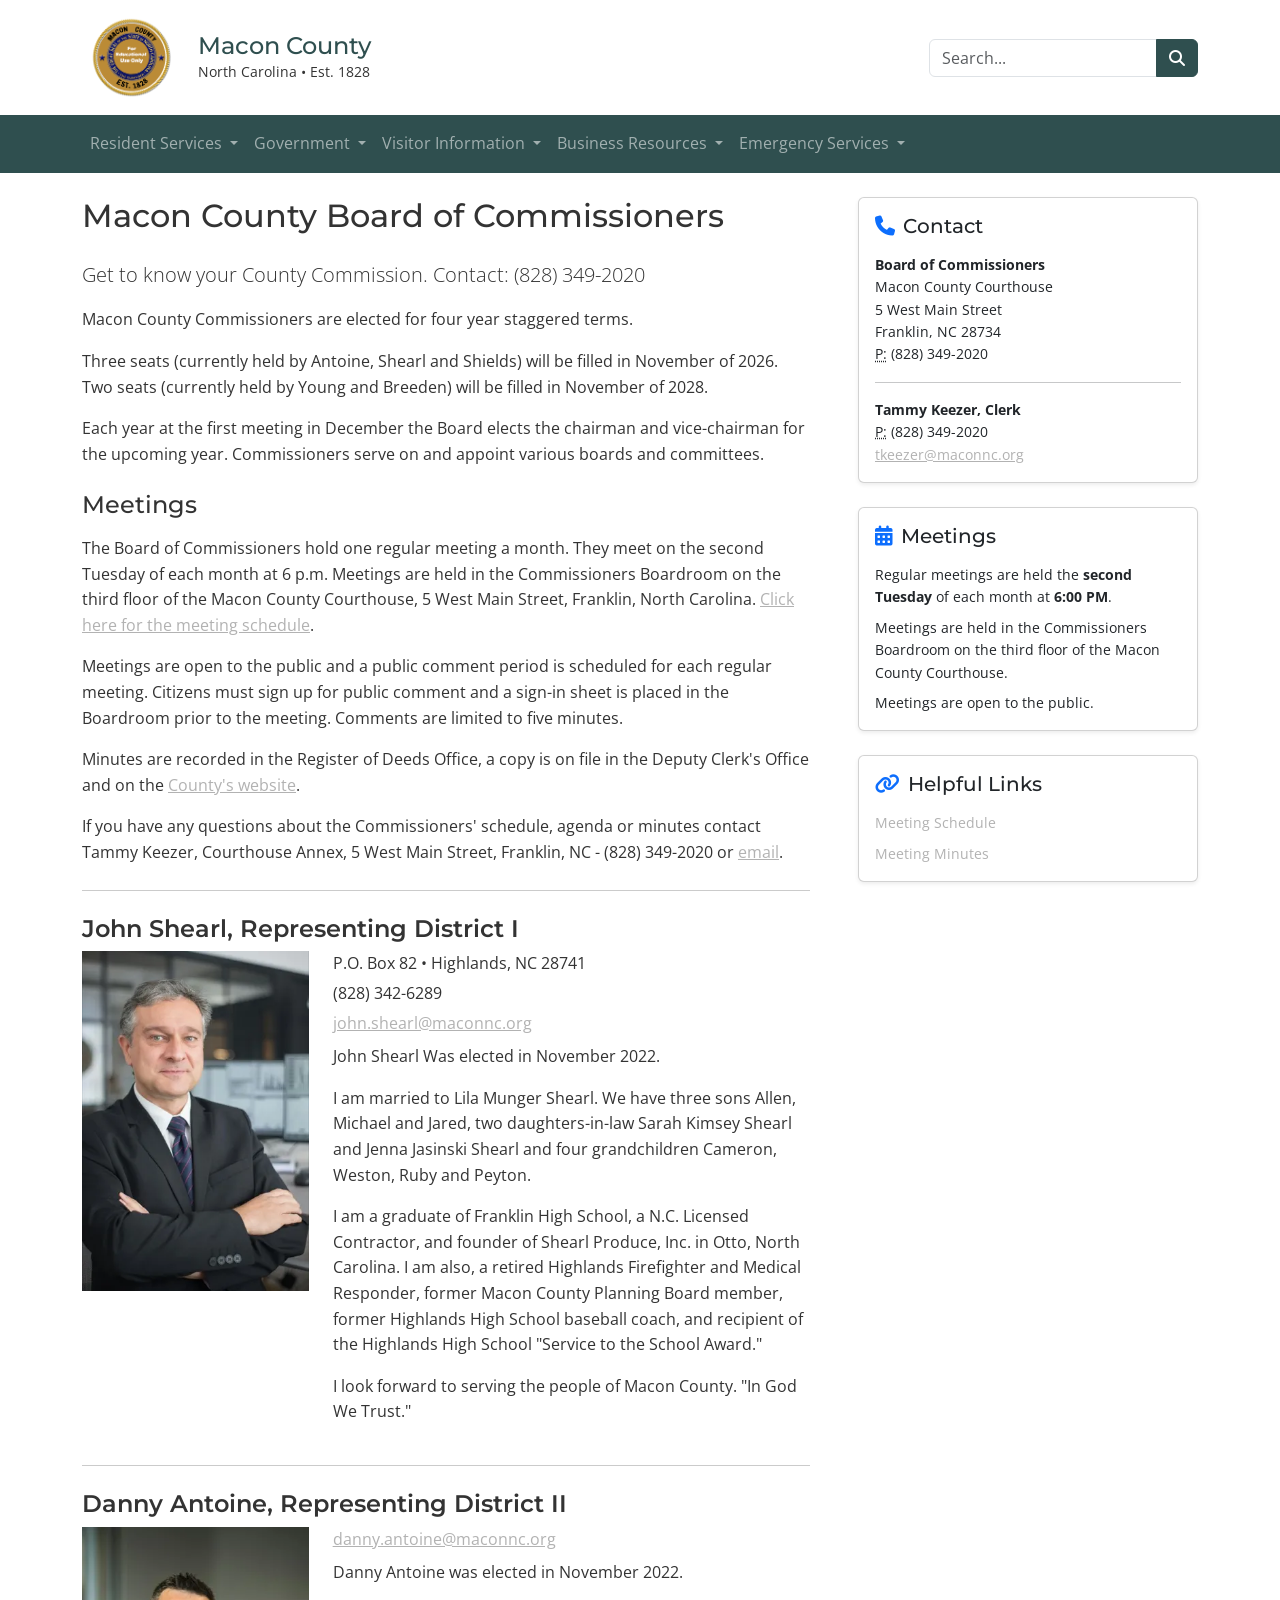
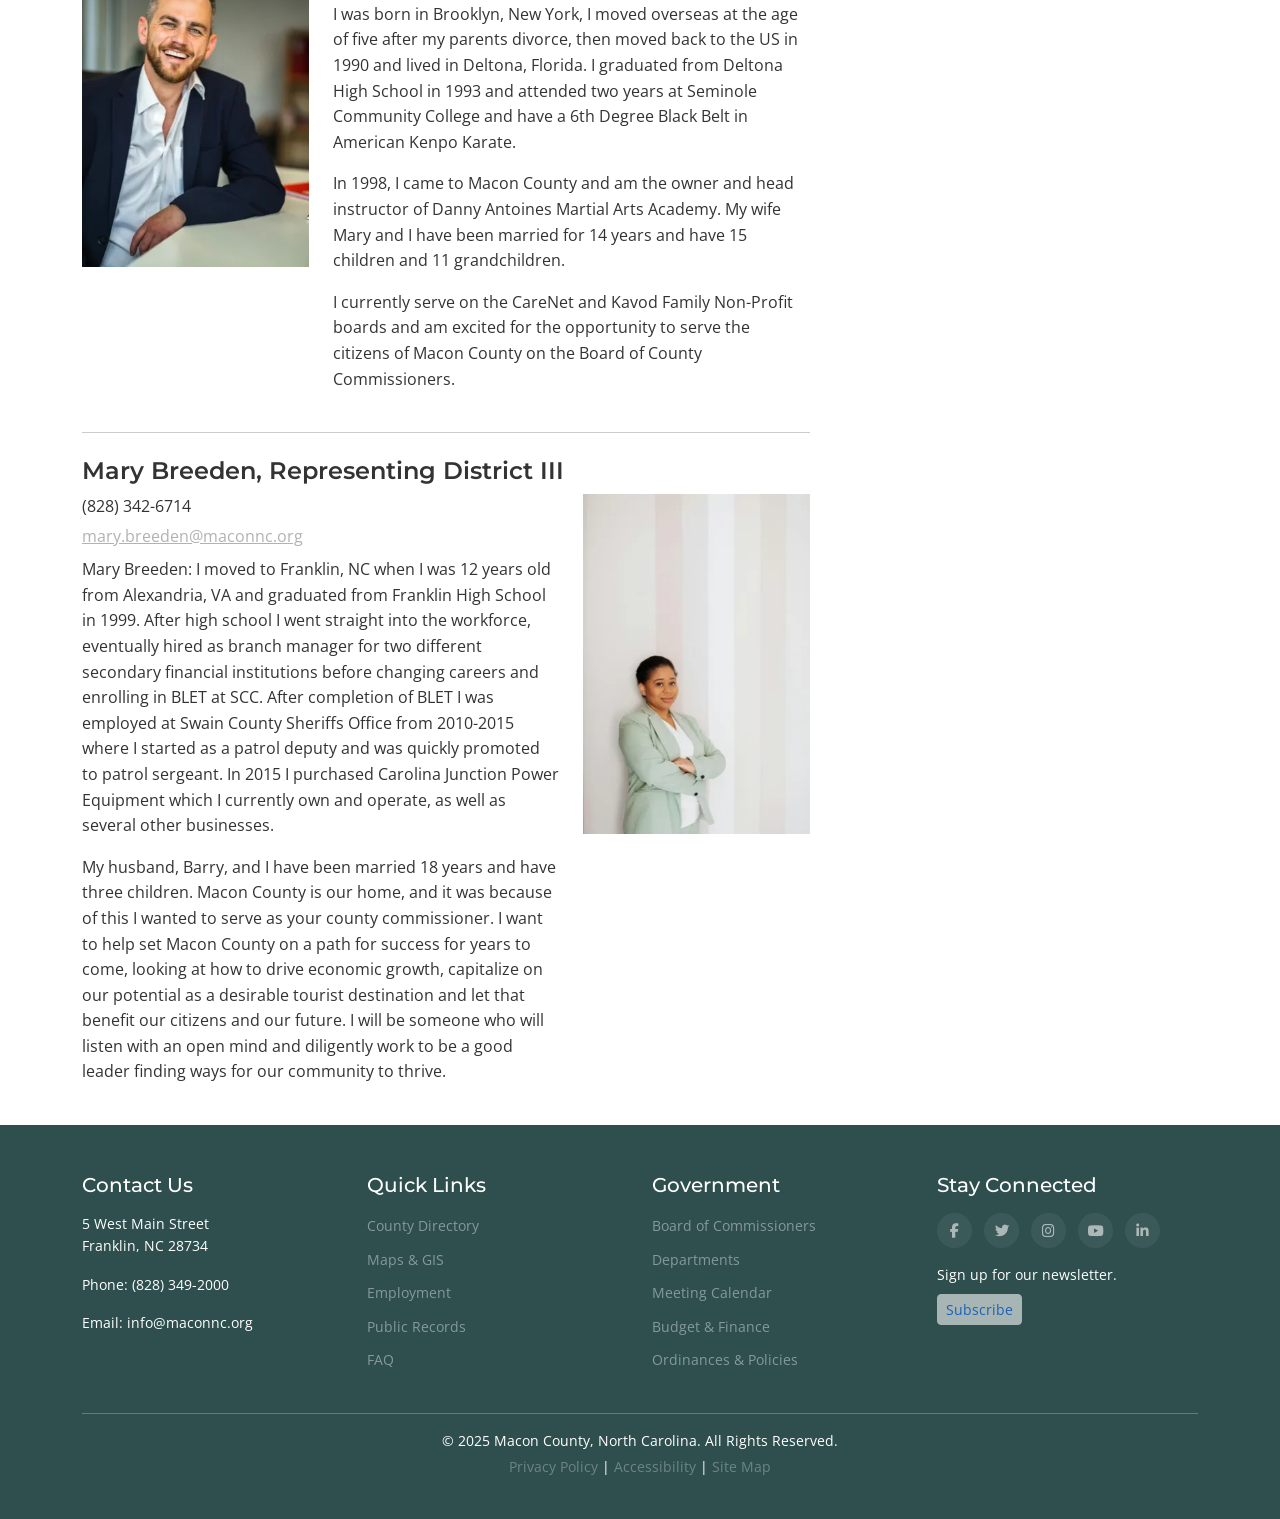
<file: county-commisioners.html>
<!DOCTYPE html>
<html lang="en">
<head>
    <meta charset="UTF-8">
    <meta name="viewport" content="width=device-width, initial-scale=1.0">
    <title>Macon County Board of Commissioners - Macon County, NC</title>
    <link href="https://fonts.googleapis.com/css2?family=Montserrat:wght@400;600;700&family=Open+Sans:wght@400;600&display=swap" rel="stylesheet">
    <link href="https://cdn.jsdelivr.net/npm/bootstrap@5.3.3/dist/css/bootstrap.min.css" rel="stylesheet" integrity="sha384-QWTKZyjpPEjISv5WaRU9OFeRpok6YctnYmDr5pNlyT2bRjXh0JMhjY6hW+ALEwIH" crossorigin="anonymous">
    <link rel="stylesheet" href="https://cdnjs.cloudflare.com/ajax/libs/font-awesome/6.1.1/css/all.min.css">
    <link rel="stylesheet" href="css/styles.css">
    
</head>
<body>
    
    <header>
        <div class="container py-3">
            <div class="d-flex flex-column flex-md-row justify-content-between align-items-center">
                <div class="logo d-flex align-items-center mb-3 mb-md-0">
                    <a href="index.html">
                        <img src="images/mock-macon-county-north-carolina.png" width="100px" alt="Macon County Logo" class="me-3">
                    </a>
                    <div class="logo-text">
                        <h1 class="h4 mb-0">Macon County</h1>
                        <p class="mb-0 small">North Carolina • Est. 1828</p>
                    </div>
                </div>
                <div class="search-box">
                    <div class="input-group">
                        <input type="text" class="form-control" placeholder="Search...">
                        <button class="btn btn-outline-secondary btn-search" type="button"><i class="fas fa-search"></i></button>
                    </div>
                </div>
            </div>
        </div>
        <nav class="navbar navbar-expand-lg navbar-dark custom-navbar-bg">
            <div class="container">
                <button class="navbar-toggler" type="button" data-bs-toggle="collapse" data-bs-target="#mainNavbar" aria-controls="mainNavbar" aria-expanded="false" aria-label="Toggle navigation">
                    <span class="navbar-toggler-icon"></span>
                </button>
                <div class="collapse navbar-collapse" id="mainNavbar">
                    <ul class="navbar-nav me-auto mb-2 mb-lg-0">
                        <li class="nav-item dropdown">
                            <a class="nav-link dropdown-toggle" href="#" role="button" data-bs-toggle="dropdown" aria-expanded="false">
                                Resident Services
                            </a>
                            <ul class="dropdown-menu">
                                <li><a class="dropdown-item nav-disabled" href="#">Property Taxes</a></li>
                                <li><a class="dropdown-item nav-disabled" href="#">Permits & Licenses</a></li>
                                <li><a class="dropdown-item nav-disabled" href="#">Public Records</a></li>
                                <li><a class="dropdown-item nav-disabled" href="#">Solid Waste & Recycling</a></li>
                                <li><a class="dropdown-item nav-disabled" href="#">Online Payments</a></li>
                                <li><a class="dropdown-item" href="animal-services.html">Animal Services</a></li>
                            </ul>
                        </li>
                        <li class="nav-item dropdown">
                            <a class="nav-link dropdown-toggle" href="#" role="button" data-bs-toggle="dropdown" aria-expanded="false">
                                Government
                            </a>
                            <ul class="dropdown-menu">
                                <li><a class="dropdown-item nav-disabled" href="departments.html">Departments</a></li>
                                <li><a class="dropdown-item" href="county-commisioners.html">County Commissioners</a></li>
                                <li><a class="dropdown-item nav-disabled" href="#">Meeting Agendas & Minutes</a></li>
                                <li><a class="dropdown-item nav-disabled" href="#">Budget & Finance</a></li>
                                <li><a class="dropdown-item nav-disabled" href="#">Employment Opportunities</a></li>
                            </ul>
                        </li>
                        <li class="nav-item dropdown">
                            <a class="nav-link dropdown-toggle" href="#" role="button" data-bs-toggle="dropdown" aria-expanded="false">
                                Visitor Information
                            </a>
                            <ul class="dropdown-menu">
                                <li><a class="dropdown-item nav-disabled" href="#">About Macon County</a></li>
                                <li><a class="dropdown-item" href="parks-recreation.html">Parks & Recreation</a></li>
                                <li><a class="nav-disabled dropdown-item" href="#">Events Calendar</a></li>
                                <li><a class="nav-disabled dropdown-item" href="#">Accommodations</a></li>
                                <li><a class="nav-disabled dropdown-item" href="#">Maps</a></li>
                            </ul>
                        </li>
                         <li class="nav-item dropdown">
                            <a class="nav-link dropdown-toggle" href="#" role="button" data-bs-toggle="dropdown" aria-expanded="false">
                                Business Resources
                            </a>
                            <ul class="dropdown-menu">
                                <li><a class="dropdown-item nav-disabled" href="#">Economic Development</a></li>
                                <li><a class="dropdown-item nav-disabled" href="#">Business Licenses</a></li>
                                <li><a class="dropdown-item nav-disabled" href="#">Zoning & Planning</a></li>
                                <li><a class="dropdown-item" href="building-inspections.html">Building Inspections</a></li>
                                <li><a class="dropdown-item nav-disabled" href="#">Business Directory</a></li>
                            </ul>
                        </li>
                         <li class="nav-item dropdown">
                            <a class="nav-link dropdown-toggle" href="#" role="button" data-bs-toggle="dropdown" aria-expanded="false">
                                Emergency Services
                            </a>
                            <ul class="dropdown-menu">
                                <li><a class="dropdown-item nav-disabled" href="#">Emergency Alerts</a></li>
                                <li><a class="dropdown-item nav-disabled" href="#">Sheriff's Office</a></li>
                                <li><a class="dropdown-item nav-disabled" href="#">Fire Departments</a></li>
                                <li><a class="dropdown-item" href="emergency-management.html">Emergency Management</a></li>
                                <li><a class="dropdown-item nav-disabled" href="#">Preparedness Resources</a></li>
                            </ul>
                        </li>
                    </ul>
                </div>
            </div>
        </nav>
    </header>

    <main class="container my-4">
        <div class="row g-5">
            <aside class="col-lg-4 order-lg-2 sidebar-sticky">
                <div class="card shadow-sm mb-4">
                    <div class="card-body">
                        <h3 class="h5 mb-3"><i class="fa-solid fa-phone me-2 text-primary"></i>Contact</h3>
                        <address class="small mb-2">
                            <strong>Board of Commissioners</strong><br>
                            Macon County Courthouse<br>
                            5 West Main Street<br>
                            Franklin, NC 28734<br>
                            <abbr title="Phone">P:</abbr> (828) 349-2020
                        </address>
                         <hr>
                        <address class="small mb-0">
                            <strong>Tammy Keezer, Clerk</strong><br>
                            <abbr title="Phone">P:</abbr> (828) 349-2020<br>
                            <a href="#" class="nav-disabled">tkeezer@maconnc.org</a>
                        </address>
                    </div>
                </div>

                <div class="card shadow-sm mb-4">
                    <div class="card-body">
                        <h3 class="h5 mb-3"><i class="fa-solid fa-calendar-days me-2 text-primary"></i>Meetings</h3>
                         <p class="small mb-2">Regular meetings are held the <strong>second Tuesday</strong> of each month at <strong>6:00 PM</strong>.</p>
                         <p class="small mb-2">Meetings are held in the Commissioners Boardroom on the third floor of the Macon County Courthouse.</p>
                         <p class="small mb-0">Meetings are open to the public.</p>
                    </div>
                </div>

                <div class="card shadow-sm mb-4">
                    <div class="card-body">
                        <h3 class="h5 mb-3"><i class="fa-solid fa-link me-2 text-primary"></i>Helpful Links</h3>
                        <ul class="list-unstyled small mb-0">
                            <li class="mb-2">
                                <a href="#" class="text-decoration-none nav-disabled">
                                    Meeting Schedule
                                </a>
                            </li>
                            <li>
                                <a href="#" class="text-decoration-none nav-disabled">
                                    Meeting Minutes
                                </a>
                            </li>
                        </ul>
                    </div>
                </div>
            </aside>

            <section class="col-lg-8 order-lg-1">
                <h1 class="h2 mb-4">Macon County Board of Commissioners</h1>
                <p class="lead">Get to know your County Commission. Contact: (828) 349-2020</p>

                <p>Macon County Commissioners are elected for four year staggered terms.</p>
                <p>Three seats (currently held by Antoine, Shearl and Shields) will be filled in November of 2026. Two seats (currently held by Young and Breeden) will be filled in November of 2028.</p>
                <p>Each year at the first meeting in December the Board elects the chairman and vice-chairman for the upcoming year. Commissioners serve on and appoint various boards and committees.</p>

                <h3 class="h4 mt-4 mb-3">Meetings</h3>
                <p>The Board of Commissioners hold one regular meeting a month. They meet on the second Tuesday of each month at 6 p.m. Meetings are held in the Commissioners Boardroom on the third floor of the Macon County Courthouse, 5 West Main Street, Franklin, North Carolina. <a href="#" class="nav-disabled">Click here for the meeting schedule</a>.</p>
                <p>Meetings are open to the public and a public comment period is scheduled for each regular meeting. Citizens must sign up for public comment and a sign-in sheet is placed in the Boardroom prior to the meeting. Comments are limited to five minutes.</p>
                <p>Minutes are recorded in the Register of Deeds Office, a copy is on file in the Deputy Clerk's Office and on the <a href="#" class="nav-disabled" target="_blank">County's website</a>.</p>
                <p>If you have any questions about the Commissioners' schedule, agenda or minutes contact Tammy Keezer, Courthouse Annex, 5 West Main Street, Franklin, NC - (828) 349-2020 or <a href="#" class="nav-disabled">email</a>.</p>

                <hr class="my-4">

                <div class="commissioner-info">
                    <h4>John Shearl, Representing District I</h4>
                    <div class="row">
                        <div class="col-md-4">
                            <img src="images/pexels-kampus-8353832-500-Width.png" alt="John Shearl" class="img-fluid mb-3 mb-md-0">
                        </div>
                        <div class="col-md-8">
                            <p class="mb-1">P.O. Box 82 • Highlands, NC 28741</p>
                            <p class="mb-1">(828) 342-6289</p>
                            <p class="mb-2"><a href="#" class="nav-disabled">john.shearl@maconnc.org</a></p>
                            <p>John Shearl Was elected in November 2022.</p>
                            <p>I am married to Lila Munger Shearl. We have three sons Allen, Michael and Jared, two daughters-in-law Sarah Kimsey Shearl and Jenna Jasinski Shearl and four grandchildren Cameron, Weston, Ruby and Peyton.</p>
                            <p>I am a graduate of Franklin High School, a N.C. Licensed Contractor, and founder of Shearl Produce, Inc. in Otto, North Carolina. I am also, a retired Highlands Firefighter and Medical Responder, former Macon County Planning Board member, former Highlands High School baseball coach, and recipient of the Highlands High School "Service to the School Award."</p>
                            <p>I look forward to serving the people of Macon County. "In God We Trust."</p>
                        </div>
                    </div>
                </div>

                <hr class="my-4">

                <div class="commissioner-info">
                    <h4>Danny Antoine, Representing District II</h4>
                    <div class="row">
                        <div class="col-md-4">
                            <img src="images/pexels-lubomir-satko-14868412-12437056-500-Width.png" alt="Danny Antoine" class="img-fluid mb-3 mb-md-0">
                        </div>
                        <div class="col-md-8">
                            <p class="mb-2"><a href="#" class="nav-disabled">danny.antoine@maconnc.org</a></p>
                            <p>Danny Antoine was elected in November 2022.</p>
                            <p>I was born in Brooklyn, New York, I moved overseas at the age of five after my parents divorce, then moved back to the US in 1990 and lived in Deltona, Florida. I graduated from Deltona High School in 1993 and attended two years at Seminole Community College and have a 6th Degree Black Belt in American Kenpo Karate.</p>
                            <p>In 1998, I came to Macon County and am the owner and head instructor of Danny Antoines Martial Arts Academy. My wife Mary and I have been married for 14 years and have 15 children and 11 grandchildren.</p>
                            <p>I currently serve on the CareNet and Kavod Family Non-Profit boards and am excited for the opportunity to serve the citizens of Macon County on the Board of County Commissioners.</p>
                        </div>
                    </div>
                </div>
                <hr class="my-4">

                <div class="commissioner-info">
                    <h4>Mary Breeden, Representing District III</h4>
                    <div class="row">
                        <div class="col-md-8">      
                            <p class="mb-1">(828) 342-6714</p>
                            <p class="mb-2"><a href="#" class="nav-disabled">mary.breeden@maconnc.org</a></p>
                            <p>Mary Breeden: I moved to Franklin, NC when I was 12 years old from Alexandria, VA and graduated from Franklin High School in 1999. After high school I went straight into the workforce, eventually hired as branch manager for two different secondary financial institutions before changing careers and enrolling in BLET at SCC. After completion of BLET I was employed at Swain County Sheriffs Office from 2010-2015 where I started as a patrol deputy and was quickly promoted to patrol sergeant. In 2015 I purchased Carolina Junction Power Equipment which I currently own and operate, as well as several other businesses.</p>
                            <p>My husband, Barry, and I have been married 18 years and have three children. Macon County is our home, and it was because of this I wanted to serve as your county commissioner. I want to help set Macon County on a path for success for years to come, looking at how to drive economic growth, capitalize on our potential as a desirable tourist destination and let that benefit our citizens and our future. I will be someone who will listen with an open mind and diligently work to be a good leader finding ways for our community to thrive.</p>
                        </div>
                        <div class="col-md-4">
                            <img src="images/pexels-karolina-grabowska-5398967-500-Width.png" alt="Mary Breeden" class="img-fluid mb-3 mb-md-0">
                        </div>
                    </div>
                </div>

            </section>
        </div>
    </main>

    <footer class="text-white pt-5 pb-4">
        <div class="container">
            <div class="row g-4 mb-4">
                <div class="col-md-6 col-lg-3">
                    <h3 class="h5 mb-3">Contact Us</h3>
                    <p class="small">5 West Main Street<br>Franklin, NC 28734</p>
                    <p class="small">Phone: (828) 349-2000</p>
                    <p class="small">Email: info@maconnc.org</p>
                </div>
                <div class="col-md-6 col-lg-3">
                    <h3 class="h5 mb-3">Quick Links</h3>
                    <ul class="list-unstyled footer-links">
                        <li class="mb-2"><a href="#" class="nav-disabled">County Directory</a></li>
                        <li class="mb-2"><a href="#" class="nav-disabled">Maps & GIS</a></li>
                        <li class="mb-2"><a href="#" class="nav-disabled">Employment</a></li>
                        <li class="mb-2"><a href="#" class="nav-disabled">Public Records</a></li>
                        <li><a href="#" class="nav-disabled">FAQ</a></li>
                    </ul>
                </div>
                <div class="col-md-6 col-lg-3">
                    <h3 class="h5 mb-3">Government</h3>
                     <ul class="list-unstyled footer-links">
                        <li class="mb-2"><a href="#" class="nav-disabled">Board of Commissioners</a></li>
                        <li class="mb-2"><a href="#" class="nav-disabled">Departments</a></li>
                        <li class="mb-2"><a href="#" class="nav-disabled">Meeting Calendar</a></li>
                        <li class="mb-2"><a href="#" class="nav-disabled">Budget & Finance</a></li>
                        <li><a href="#" class="nav-disabled">Ordinances & Policies</a></li>
                    </ul>
                </div>
                <div class="col-md-6 col-lg-3">
                    <h3 class="h5 mb-3">Stay Connected</h3>
                    <div class="social-links-footer mb-3">
                        <a href="#" class="d-inline-block me-2 nav-disabled"><i class="fab fa-facebook-f"></i></a>
                        <a href="#" class="d-inline-block me-2 nav-disabled"><i class="fab fa-twitter"></i></a>
                        <a href="#" class="d-inline-block me-2 nav-disabled"><i class="fab fa-instagram"></i></a>
                        <a href="#" class="d-inline-block me-2 nav-disabled"><i class="fab fa-youtube"></i></a>
                        <a href="#" class="d-inline-block nav-disabled"><i class="fab fa-linkedin-in"></i></a>
                    </div>
                    <p class="small mb-2">Sign up for our newsletter.</p>
                    <a href="#" class="btn btn-light btn-sm text-primary nav-disabled">Subscribe</a>
                </div>
            </div>
            <div class="footer-bottom text-center pt-3 border-top border-white border-opacity-25">
                <p class="small mb-1">&copy; 2025 Macon County, North Carolina. All Rights Reserved.</p>
                <p class="small">
                    <a href="#" class="text-white-50 text-decoration-none nav-disabled">Privacy Policy</a> |
                    <a href="#" class="text-white-50 text-decoration-none nav-disabled">Accessibility</a> |
                    <a href="#" class="text-white-50 text-decoration-none nav-disabled">Site Map</a>
                </p>
            </div>
        </div>
    </footer>

    <script src="https://cdn.jsdelivr.net/npm/bootstrap@5.3.3/dist/js/bootstrap.bundle.min.js" integrity="sha384-YvpcrYf0tY3lHB60NNkmXc5s9fDVZLESaAA55NDzOxhy9GkcIdslK1eN7N6jIeHz" crossorigin="anonymous"></script>
    </body>
</html>
</file>
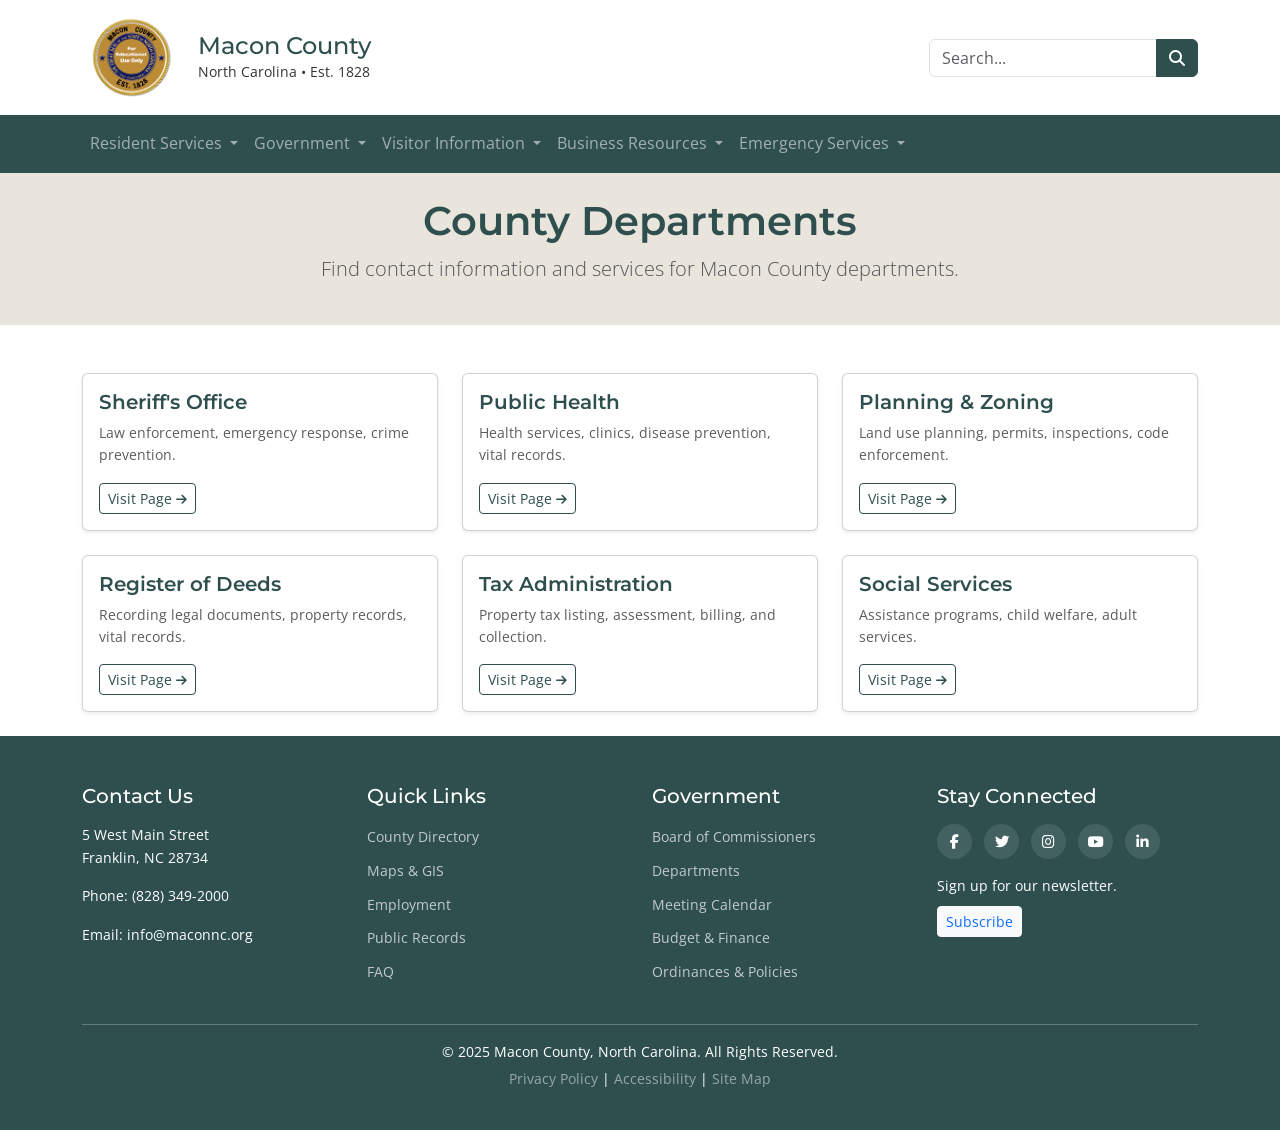
<file: departments.html>
<!DOCTYPE html>
<html lang="en">
<head>
    <meta charset="UTF-8">
    <meta name="viewport" content="width=device-width, initial-scale=1.0">
    <title>County Departments - Macon County, NC</title>
    <link href="https://fonts.googleapis.com/css2?family=Montserrat:wght@400;600;700&family=Open+Sans:wght@400;600&display=swap" rel="stylesheet">
    <link href="https://cdn.jsdelivr.net/npm/bootstrap@5.3.3/dist/css/bootstrap.min.css" rel="stylesheet" integrity="sha384-QWTKZyjpPEjISv5WaRU9OFeRpok6YctnYmDr5pNlyT2bRjXh0JMhjY6hW+ALEwIH" crossorigin="anonymous">
    <link rel="stylesheet" href="https://cdnjs.cloudflare.com/ajax/libs/font-awesome/6.1.1/css/all.min.css">
    <link rel="stylesheet" href="css/styles.css">
    </head>
<body>
    <header>
        <div class="container py-3">
            <div class="d-flex flex-column flex-md-row justify-content-between align-items-center">
                <div class="logo d-flex align-items-center mb-3 mb-md-0">
                    <a href="index.html">
                        <img src="images/mock-macon-county-north-carolina.png" width="100px" alt="Macon County Logo" class="me-3">
                    </a>
                    <div class="logo-text">
                        <h1 class="h4 mb-0">Macon County</h1>
                        <p class="mb-0 small">North Carolina • Est. 1828</p>
                    </div>
                </div>
                <div class="search-box">
                    <div class="input-group">
                        <input type="text" class="form-control" placeholder="Search...">
                        <button class="btn btn-outline-secondary btn-search" type="button"><i class="fas fa-search"></i></button>
                    </div>
                </div>
            </div>
        </div>
        <nav class="navbar navbar-expand-lg navbar-dark custom-navbar-bg">
            <div class="container">
                <button class="navbar-toggler" type="button" data-bs-toggle="collapse" data-bs-target="#mainNavbar" aria-controls="mainNavbar" aria-expanded="false" aria-label="Toggle navigation">
                    <span class="navbar-toggler-icon"></span>
                </button>
                <div class="collapse navbar-collapse" id="mainNavbar">
                    <ul class="navbar-nav me-auto mb-2 mb-lg-0">
                        <li class="nav-item dropdown">
                            <a class="nav-link dropdown-toggle" href="#" role="button" data-bs-toggle="dropdown" aria-expanded="false">
                                Resident Services
                            </a>
                            <ul class="dropdown-menu">
                                <li><a class="dropdown-item nav-disabled" href="#">Property Taxes</a></li>
                                <li><a class="dropdown-item nav-disabled" href="#">Permits & Licenses</a></li>
                                <li><a class="dropdown-item nav-disabled" href="#">Public Records</a></li>
                                <li><a class="dropdown-item nav-disabled" href="#">Solid Waste & Recycling</a></li>
                                <li><a class="dropdown-item nav-disabled" href="#">Online Payments</a></li>
                                <li><a class="dropdown-item" href="animal-services.html">Animal Services</a></li>
                            </ul>
                        </li>
                        <li class="nav-item dropdown">
                            <a class="nav-link dropdown-toggle" href="#" role="button" data-bs-toggle="dropdown" aria-expanded="false">
                                Government
                            </a>
                            <ul class="dropdown-menu">
                                <li><a class="dropdown-item nav-disabled" href="departments.html">Departments</a></li>
                                <li><a class="dropdown-item" href="county-commisioners.html">County Commissioners</a></li>
                                <li><a class="dropdown-item nav-disabled" href="#">Meeting Agendas & Minutes</a></li>
                                <li><a class="dropdown-item nav-disabled" href="#">Budget & Finance</a></li>
                                <li><a class="dropdown-item nav-disabled" href="#">Employment Opportunities</a></li>
                            </ul>
                        </li>
                        <li class="nav-item dropdown">
                            <a class="nav-link dropdown-toggle" href="#" role="button" data-bs-toggle="dropdown" aria-expanded="false">
                                Visitor Information
                            </a>
                            <ul class="dropdown-menu">
                                <li><a class="dropdown-item nav-disabled" href="#">About Macon County</a></li>
                                <li><a class="dropdown-item" href="parks-recreation.html">Parks & Recreation</a></li>
                                <li><a class="nav-disabled dropdown-item" href="#">Events Calendar</a></li>
                                <li><a class="nav-disabled dropdown-item" href="#">Accommodations</a></li>
                                <li><a class="nav-disabled dropdown-item" href="#">Maps</a></li>
                            </ul>
                        </li>
                         <li class="nav-item dropdown">
                            <a class="nav-link dropdown-toggle" href="#" role="button" data-bs-toggle="dropdown" aria-expanded="false">
                                Business Resources
                            </a>
                            <ul class="dropdown-menu">
                                <li><a class="dropdown-item nav-disabled" href="#">Economic Development</a></li>
                                <li><a class="dropdown-item nav-disabled" href="#">Business Licenses</a></li>
                                <li><a class="dropdown-item nav-disabled" href="#">Zoning & Planning</a></li>
                                <li><a class="dropdown-item" href="building-inspections.html">Building Inspections</a></li>
                                <li><a class="dropdown-item nav-disabled" href="#">Business Directory</a></li>
                            </ul>
                        </li>
                         <li class="nav-item dropdown">
                            <a class="nav-link dropdown-toggle" href="#" role="button" data-bs-toggle="dropdown" aria-expanded="false">
                                Emergency Services
                            </a>
                            <ul class="dropdown-menu">
                                <li><a class="dropdown-item nav-disabled" href="#">Emergency Alerts</a></li>
                                <li><a class="dropdown-item nav-disabled" href="#">Sheriff's Office</a></li>
                                <li><a class="dropdown-item nav-disabled" href="#">Fire Departments</a></li>
                                <li><a class="dropdown-item" href="emergency-management.html">Emergency Management</a></li>
                                <li><a class="dropdown-item nav-disabled" href="#">Preparedness Resources</a></li>
                            </ul>
                        </li>
                    </ul>
                </div>
            </div>
        </nav>
    </header>

    <main role="main">

        <section class="page-hero bg-light py-4 mb-4">
            <div class="container text-center">
                <h1 class="page-title section-heading">County Departments</h1>
                <p class="lead text-muted">Find contact information and services for Macon County departments.</p>
            </div>
        </section>

        <div class="container py-4">

            <div class="row g-4">
                <div class="col-md-6 col-lg-4">
                    <div class="card h-100 shadow-sm">
                        <div class="card-body">
                            <h5 class="card-title section-heading">Sheriff's Office</h5>
                            <p class="card-text small text-muted">Law enforcement, emergency response, crime prevention.</p>
                            <a href="#" class="btn btn-sm btn-outline-primary">Visit Page <i class="fas fa-arrow-right small"></i></a>
                        </div>
                    </div>
                </div>
                 <div class="col-md-6 col-lg-4">
                    <div class="card h-100 shadow-sm">
                        <div class="card-body">
                            <h5 class="card-title section-heading">Public Health</h5>
                            <p class="card-text small text-muted">Health services, clinics, disease prevention, vital records.</p>
                            <a href="#" class="btn btn-sm btn-outline-primary">Visit Page <i class="fas fa-arrow-right small"></i></a>
                        </div>
                    </div>
                </div>
                 <div class="col-md-6 col-lg-4">
                    <div class="card h-100 shadow-sm">
                        <div class="card-body">
                            <h5 class="card-title section-heading">Planning & Zoning</h5>
                            <p class="card-text small text-muted">Land use planning, permits, inspections, code enforcement.</p>
                            <a href="#" class="btn btn-sm btn-outline-primary">Visit Page <i class="fas fa-arrow-right small"></i></a>
                        </div>
                    </div>
                </div>
                 <div class="col-md-6 col-lg-4">
                    <div class="card h-100 shadow-sm">
                        <div class="card-body">
                            <h5 class="card-title section-heading">Register of Deeds</h5>
                            <p class="card-text small text-muted">Recording legal documents, property records, vital records.</p>
                            <a href="#" class="btn btn-sm btn-outline-primary">Visit Page <i class="fas fa-arrow-right small"></i></a>
                        </div>
                    </div>
                </div>
                 <div class="col-md-6 col-lg-4">
                     <div class="card h-100 shadow-sm">
                        <div class="card-body">
                            <h5 class="card-title section-heading">Tax Administration</h5>
                            <p class="card-text small text-muted">Property tax listing, assessment, billing, and collection.</p>
                            <a href="#" class="btn btn-sm btn-outline-primary">Visit Page <i class="fas fa-arrow-right small"></i></a>
                        </div>
                    </div>
                </div>
                <div class="col-md-6 col-lg-4">
                     <div class="card h-100 shadow-sm">
                        <div class="card-body">
                            <h5 class="card-title section-heading">Social Services</h5>
                            <p class="card-text small text-muted">Assistance programs, child welfare, adult services.</p>
                            <a href="#" class="btn btn-sm btn-outline-primary">Visit Page <i class="fas fa-arrow-right small"></i></a>
                        </div>
                    </div>
                </div>
            </div>


        </div> </main>
    <footer class="text-white pt-5 pb-4">
        <div class="container">
            <div class="row g-4 mb-4">
                <div class="col-md-6 col-lg-3">
                    <h3 class="h5 mb-3">Contact Us</h3>
                    <p class="small">5 West Main Street<br>Franklin, NC 28734</p>
                    <p class="small">Phone: (828) 349-2000</p>
                    <p class="small">Email: info@maconnc.org</p>
                </div>
                <div class="col-md-6 col-lg-3">
                    <h3 class="h5 mb-3">Quick Links</h3>
                    <ul class="list-unstyled footer-links">
                        <li class="mb-2"><a href="#">County Directory</a></li>
                        <li class="mb-2"><a href="#">Maps & GIS</a></li>
                        <li class="mb-2"><a href="#">Employment</a></li>
                        <li class="mb-2"><a href="#">Public Records</a></li>
                        <li><a href="#">FAQ</a></li>
                    </ul>
                </div>
                <div class="col-md-6 col-lg-3">
                    <h3 class="h5 mb-3">Government</h3>
                     <ul class="list-unstyled footer-links">
                        <li class="mb-2"><a href="#">Board of Commissioners</a></li>
                        <li class="mb-2"><a href="#">Departments</a></li>
                        <li class="mb-2"><a href="#">Meeting Calendar</a></li>
                        <li class="mb-2"><a href="#">Budget & Finance</a></li>
                        <li><a href="#">Ordinances & Policies</a></li>
                    </ul>
                </div>
                <div class="col-md-6 col-lg-3">
                    <h3 class="h5 mb-3">Stay Connected</h3>
                    <div class="social-links-footer mb-3">
                        <a href="#" class="d-inline-block me-2"><i class="fab fa-facebook-f"></i></a>
                        <a href="#" class="d-inline-block me-2"><i class="fab fa-twitter"></i></a>
                        <a href="#" class="d-inline-block me-2"><i class="fab fa-instagram"></i></a>
                        <a href="#" class="d-inline-block me-2"><i class="fab fa-youtube"></i></a>
                        <a href="#" class="d-inline-block"><i class="fab fa-linkedin-in"></i></a>
                    </div>
                    <p class="small mb-2">Sign up for our newsletter.</p>
                    <a href="#" class="btn btn-light btn-sm text-primary">Subscribe</a>
                </div>
            </div>
            <div class="footer-bottom text-center pt-3 border-top border-white border-opacity-25">
                <p class="small mb-1">&copy; 2025 Macon County, North Carolina. All Rights Reserved.</p>
                <p class="small">
                    <a href="#" class="text-white-50 text-decoration-none">Privacy Policy</a> |
                    <a href="#" class="text-white-50 text-decoration-none">Accessibility</a> |
                    <a href="#" class="text-white-50 text-decoration-none">Site Map</a>
                </p>
            </div>
        </div>
    </footer>
    <script src="https://cdn.jsdelivr.net/npm/bootstrap@5.3.3/dist/js/bootstrap.bundle.min.js" integrity="sha384-YvpcrYf0tY3lHB60NNkmXc5s9fDVZLESaAA55NDzOxhy9GkcIdslK1eN7N6jIeHz" crossorigin="anonymous"></script>
    </body>
</html>
</file>
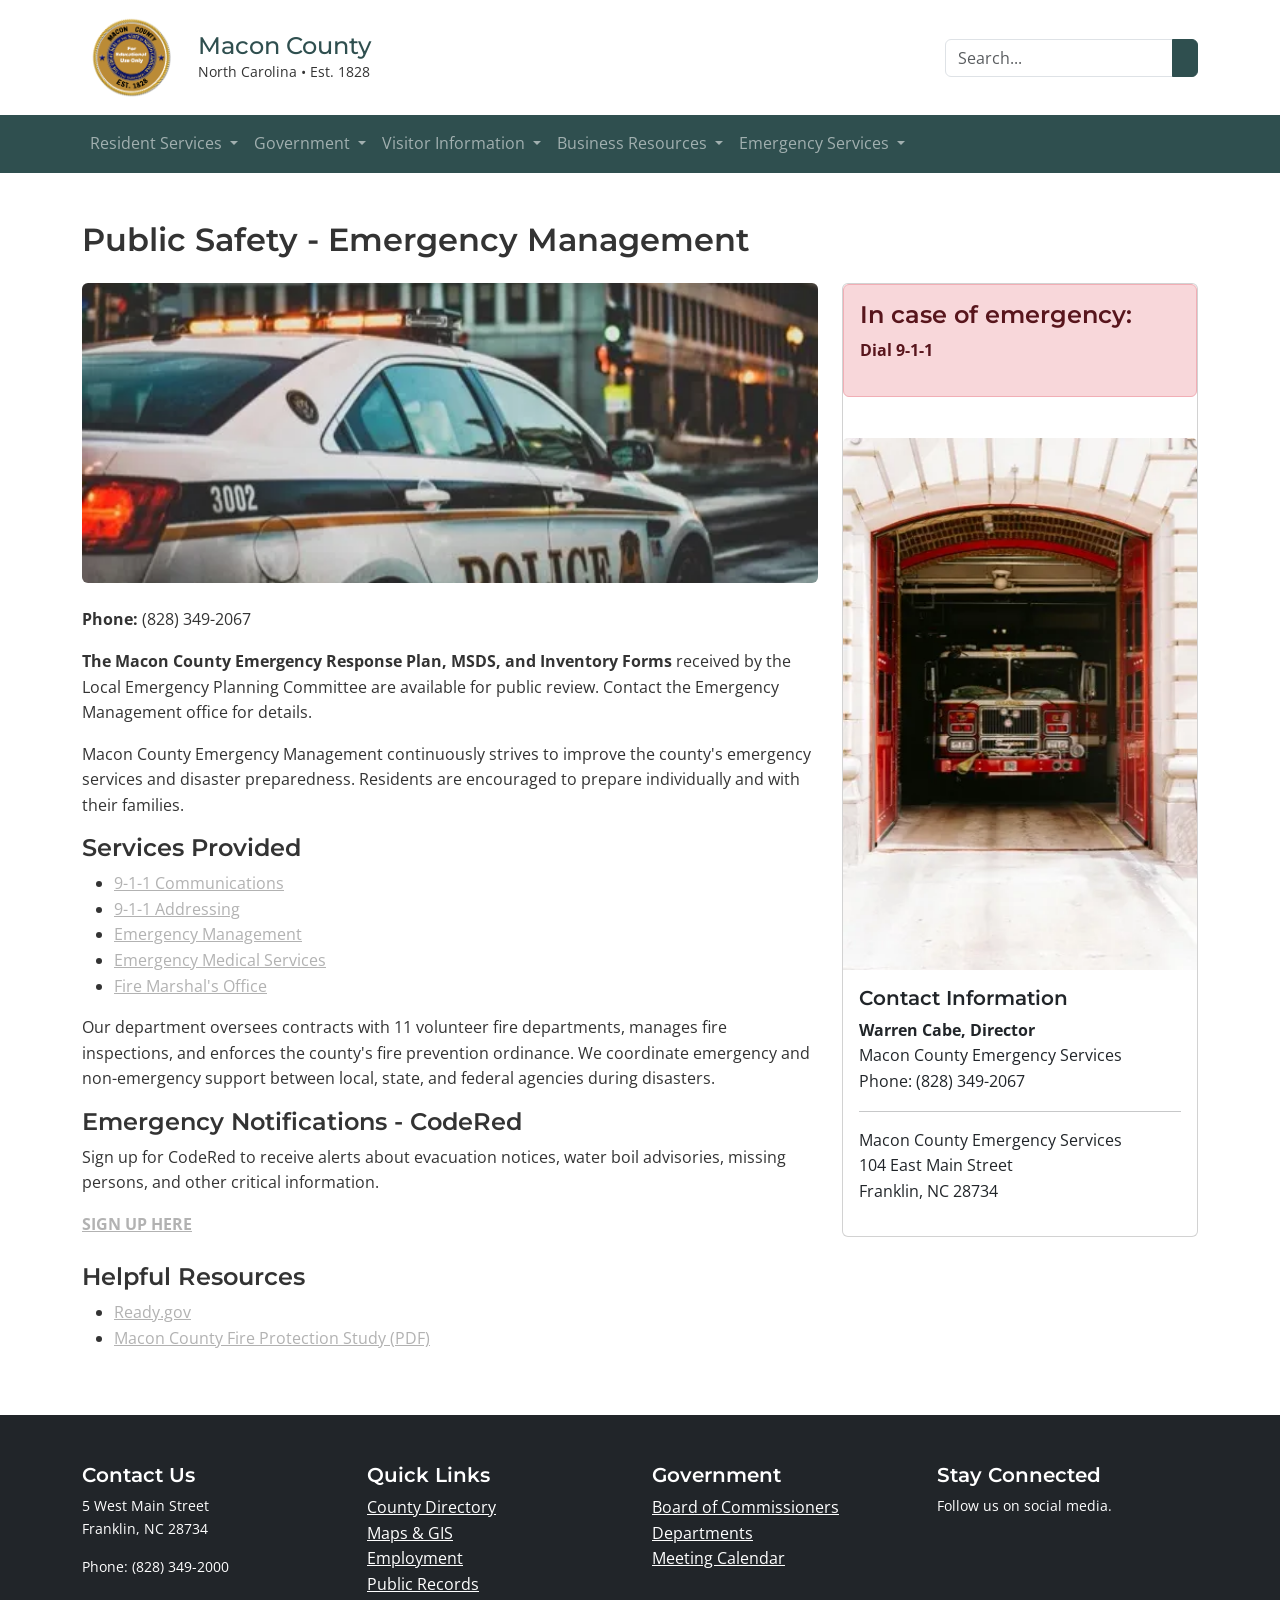
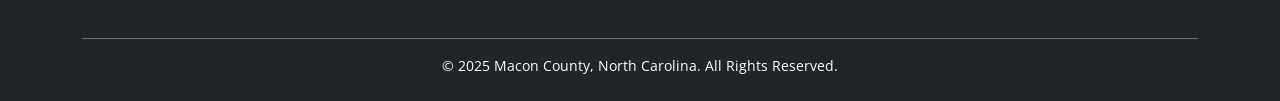
<file: emergency-management.html>
<!DOCTYPE html>
<html lang="en">
<head>
    <meta charset="UTF-8">
    <meta name="viewport" content="width=device-width, initial-scale=1.0">
    <title>Public Safety - Macon County, NC</title>
    <link href="https://fonts.googleapis.com/css2?family=Montserrat:wght@400;600;700&family=Open+Sans:wght@400;600&display=swap" rel="stylesheet">
    <link href="https://cdn.jsdelivr.net/npm/bootstrap@5.3.3/dist/css/bootstrap.min.css" rel="stylesheet">
    <link rel="stylesheet" href="css/styles.css">
</head>
<body>
    
    <header>
        <div class="container py-3">
            <div class="d-flex flex-column flex-md-row justify-content-between align-items-center">
                <div class="logo d-flex align-items-center mb-3 mb-md-0">
                    <a href="index.html">
                        <img src="images/mock-macon-county-north-carolina.png" width="100px" alt="Macon County Logo" class="me-3">
                    </a>
                    <div class="logo-text">
                        <h1 class="h4 mb-0">Macon County</h1>
                        <p class="mb-0 small">North Carolina • Est. 1828</p>
                    </div>
                </div>
                <div class="search-box">
                    <div class="input-group">
                        <input type="text" class="form-control" placeholder="Search...">
                        <button class="btn btn-outline-secondary btn-search" type="button"><i class="fas fa-search"></i></button>
                    </div>
                </div>
            </div>
        </div>
        <nav class="navbar navbar-expand-lg navbar-dark custom-navbar-bg">
            <div class="container">
                <button class="navbar-toggler" type="button" data-bs-toggle="collapse" data-bs-target="#mainNavbar" aria-controls="mainNavbar" aria-expanded="false" aria-label="Toggle navigation">
                    <span class="navbar-toggler-icon"></span>
                </button>
                <div class="collapse navbar-collapse" id="mainNavbar">
                    <ul class="navbar-nav me-auto mb-2 mb-lg-0">
                        <li class="nav-item dropdown">
                            <a class="nav-link dropdown-toggle" href="#" role="button" data-bs-toggle="dropdown" aria-expanded="false">
                                Resident Services
                            </a>
                            <ul class="dropdown-menu">
                                <li><a class="dropdown-item nav-disabled" href="#">Property Taxes</a></li>
                                <li><a class="dropdown-item nav-disabled" href="#">Permits & Licenses</a></li>
                                <li><a class="dropdown-item nav-disabled" href="#">Public Records</a></li>
                                <li><a class="dropdown-item nav-disabled" href="#">Solid Waste & Recycling</a></li>
                                <li><a class="dropdown-item nav-disabled" href="#">Online Payments</a></li>
                                <li><a class="dropdown-item" href="animal-services.html">Animal Services</a></li>
                            </ul>
                        </li>
                        <li class="nav-item dropdown">
                            <a class="nav-link dropdown-toggle" href="#" role="button" data-bs-toggle="dropdown" aria-expanded="false">
                                Government
                            </a>
                            <ul class="dropdown-menu">
                                <li><a class="dropdown-item nav-disabled" href="departments.html">Departments</a></li>
                                <li><a class="dropdown-item" href="county-commisioners.html">County Commissioners</a></li>
                                <li><a class="dropdown-item nav-disabled" href="#">Meeting Agendas & Minutes</a></li>
                                <li><a class="dropdown-item nav-disabled" href="#">Budget & Finance</a></li>
                                <li><a class="dropdown-item nav-disabled" href="#">Employment Opportunities</a></li>
                            </ul>
                        </li>
                        <li class="nav-item dropdown">
                            <a class="nav-link dropdown-toggle" href="#" role="button" data-bs-toggle="dropdown" aria-expanded="false">
                                Visitor Information
                            </a>
                            <ul class="dropdown-menu">
                                <li><a class="dropdown-item nav-disabled" href="#">About Macon County</a></li>
                                <li><a class="dropdown-item" href="parks-recreation.html">Parks & Recreation</a></li>
                                <li><a class="nav-disabled dropdown-item" href="#">Events Calendar</a></li>
                                <li><a class="nav-disabled dropdown-item" href="#">Accommodations</a></li>
                                <li><a class="nav-disabled dropdown-item" href="#">Maps</a></li>
                            </ul>
                        </li>
                         <li class="nav-item dropdown">
                            <a class="nav-link dropdown-toggle" href="#" role="button" data-bs-toggle="dropdown" aria-expanded="false">
                                Business Resources
                            </a>
                            <ul class="dropdown-menu">
                                <li><a class="dropdown-item nav-disabled" href="#">Economic Development</a></li>
                                <li><a class="dropdown-item nav-disabled" href="#">Business Licenses</a></li>
                                <li><a class="dropdown-item nav-disabled" href="#">Zoning & Planning</a></li>
                                <li><a class="dropdown-item" href="building-inspections.html">Building Inspections</a></li>
                                <li><a class="dropdown-item nav-disabled" href="#">Business Directory</a></li>
                            </ul>
                        </li>
                         <li class="nav-item dropdown">
                            <a class="nav-link dropdown-toggle" href="#" role="button" data-bs-toggle="dropdown" aria-expanded="false">
                                Emergency Services
                            </a>
                            <ul class="dropdown-menu">
                                <li><a class="dropdown-item nav-disabled" href="#">Emergency Alerts</a></li>
                                <li><a class="dropdown-item nav-disabled" href="#">Sheriff's Office</a></li>
                                <li><a class="dropdown-item nav-disabled" href="#">Fire Departments</a></li>
                                <li><a class="dropdown-item" href="emergency-management.html">Emergency Management</a></li>
                                <li><a class="dropdown-item nav-disabled" href="#">Preparedness Resources</a></li>
                            </ul>
                        </li>
                    </ul>
                </div>
            </div>
        </nav>
    </header>
    
    <main class="py-5">
        <div class="container">

            <h2 class="mb-4">Public Safety - Emergency Management</h2>

            <div class="row">
                <div class="col-md-8">

                    <div class="w-100 mb-4" style="
                        height: 300px;
                        background-image: url('images/matt-popovich-7mqsZsE6FaU-unsplash-500-Width.png');
                        background-size: cover;
                        background-position: center;
                        border-radius: 0.375rem;
                    ">
                    </div>

                    <p><strong>Phone:</strong> (828) 349-2067</p>

                    <p><strong>The Macon County Emergency Response Plan, MSDS, and Inventory Forms</strong> received by the Local Emergency Planning Committee are available for public review. Contact the Emergency Management office for details.</p>

                    <p>Macon County Emergency Management continuously strives to improve the county's emergency services and disaster preparedness. Residents are encouraged to prepare individually and with their families.</p>

                    <h4>Services Provided</h4>
                    <ul>
                        <li><a href="#" class="nav-disabled">9-1-1 Communications</a></li>
                        <li><a href="#" class="nav-disabled">9-1-1 Addressing</a></li>
                        <li><a href="#" class="nav-disabled">Emergency Management</a></li>
                        <li><a href="#" class="nav-disabled">Emergency Medical Services</a></li>
                        <li><a href="#" class="nav-disabled">Fire Marshal's Office</a></li>
                    </ul>

                    <p>Our department oversees contracts with 11 volunteer fire departments, manages fire inspections, and enforces the county's fire prevention ordinance. We coordinate emergency and non-emergency support between local, state, and federal agencies during disasters.</p>

                    <h4>Emergency Notifications - CodeRed</h4>
                    <p>Sign up for CodeRed to receive alerts about evacuation notices, water boil advisories, missing persons, and other critical information.</p>
                    <a href="#" target="_blank" class="nav-disabled">
                        <strong>SIGN UP HERE</strong>
                    </a>
                    <br>
                    <br>
                    <h4>Helpful Resources</h4>
                    <ul>
                        <li><a href="#" target="_blank" class="nav-disabled">Ready.gov</a></li>
                        <li><a href="#" target="_blank" class="nav-disabled">Macon County Fire Protection Study (PDF)</a></li>
                    </ul>

                </div>

                <div class="col-md-4">

                    <div class="card mb-4">

                        <div class="alert alert-danger" role="alert">
                            <h4 class="alert-heading">In case of emergency:</h4>
                            <p><strong>Dial 9-1-1</strong></p>
                        </div>
                        <br>
                        <img src="images/pexels-line-knipst-574109081-18619448-500-Width.png" class="card-img-top" alt="Emergency Dispatch">
                        <div class="card-body">
                            <h5 class="card-title">Contact Information</h5>
                            <p><strong>Warren Cabe, Director</strong><br>Macon County Emergency Services<br>Phone: (828) 349-2067</p>
                            
                            <hr>
                            <address>
                                Macon County Emergency Services<br>
                                104 East Main Street<br>
                                Franklin, NC 28734
                            </address>
                        </div>
                    </div>

                </div>
            </div>

        </div>
    </main>

    <footer class="bg-dark text-white pt-5 pb-4">
        <div class="container">
            <div class="row">

                <div class="col-md-6 col-lg-3 mb-4">
                    <h5>Contact Us</h5>
                    <p class="small">5 West Main Street<br>Franklin, NC 28734</p>
                    <p class="small">Phone: (828) 349-2000</p>
                </div>

                <div class="col-md-6 col-lg-3 mb-4">
                    <h5>Quick Links</h5>
                    <ul class="list-unstyled">
                        <li><a href="#" class="text-white">County Directory</a></li>
                        <li><a href="#" class="text-white">Maps & GIS</a></li>
                        <li><a href="#" class="text-white">Employment</a></li>
                        <li><a href="#" class="text-white">Public Records</a></li>
                    </ul>
                </div>

                <div class="col-md-6 col-lg-3 mb-4">
                    <h5>Government</h5>
                    <ul class="list-unstyled">
                        <li><a href="#" class="text-white">Board of Commissioners</a></li>
                        <li><a href="#" class="text-white">Departments</a></li>
                        <li><a href="#" class="text-white">Meeting Calendar</a></li>
                    </ul>
                </div>

                <div class="col-md-6 col-lg-3 mb-4">
                    <h5>Stay Connected</h5>
                    <p class="small">Follow us on social media.</p>
                </div>

            </div>

            <div class="text-center pt-3 border-top border-secondary">
                <p class="small mb-0">&copy; 2025 Macon County, North Carolina. All Rights Reserved.</p>
            </div>
        </div>
    </footer>

    <script src="https://cdn.jsdelivr.net/npm/bootstrap@5.3.3/dist/js/bootstrap.bundle.min.js"></script>

    </body>
</html>
</file>
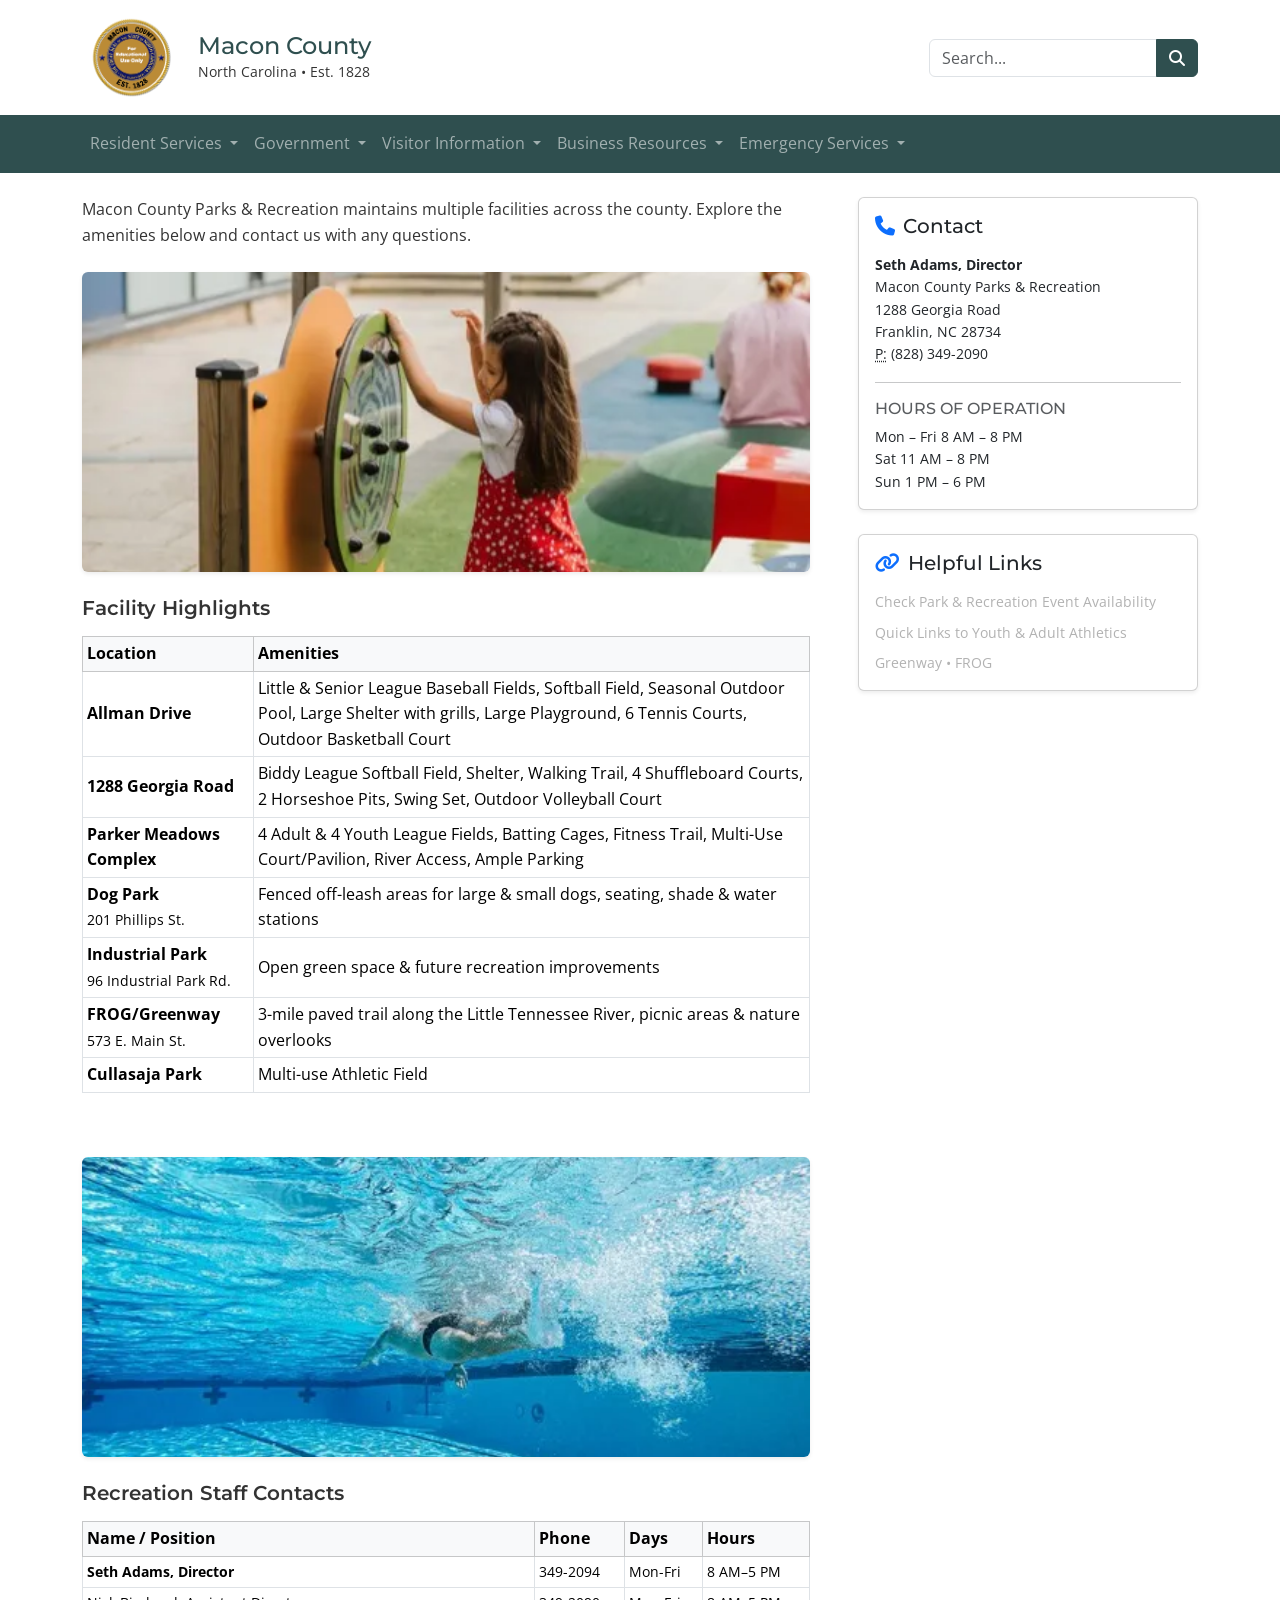
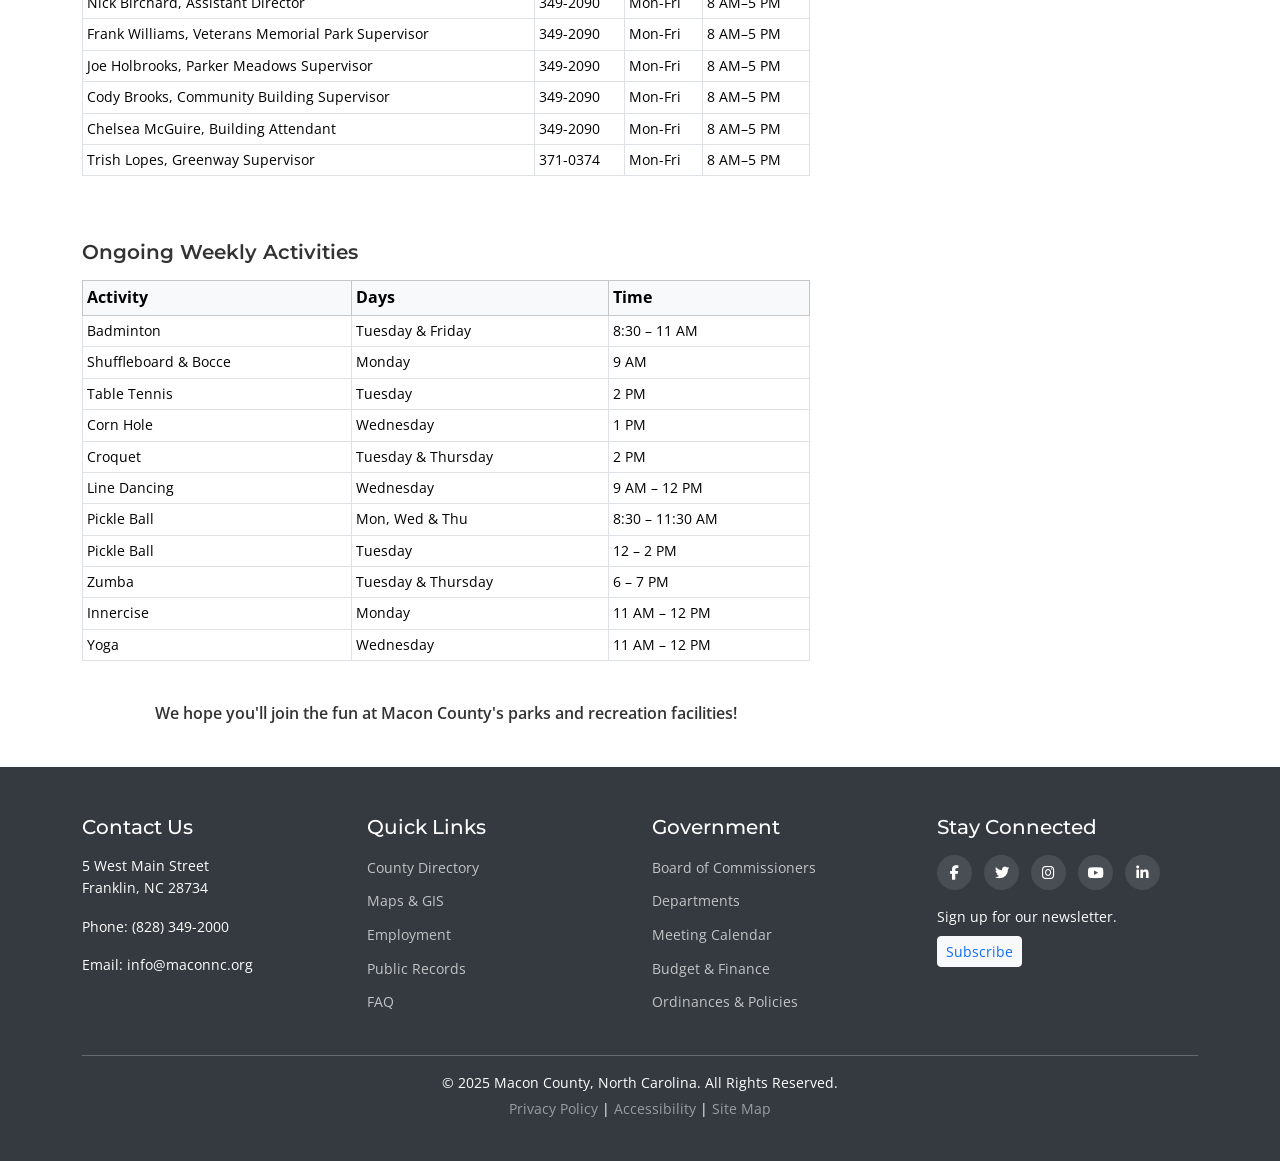
<file: parks-recreation.html>
<!DOCTYPE html>
<html lang="en">
<head>
    <meta charset="UTF-8">
    <meta name="viewport" content="width=device-width, initial-scale=1.0">
    <title>Parks and Recreation - Macon County, NC</title>
    <link href="https://fonts.googleapis.com/css2?family=Montserrat:wght@400;600;700&family=Open+Sans:wght@400;600&display=swap" rel="stylesheet">
    <link href="https://cdn.jsdelivr.net/npm/bootstrap@5.3.3/dist/css/bootstrap.min.css" rel="stylesheet" integrity="sha384-QWTKZyjpPEjISv5WaRU9OFeRpok6YctnYmDr5pNlyT2bRjXh0JMhjY6hW+ALEwIH" crossorigin="anonymous">
    <link rel="stylesheet" href="https://cdnjs.cloudflare.com/ajax/libs/font-awesome/6.1.1/css/all.min.css">
    <link rel="stylesheet" href="css/styles.css">

</head>
<body>
    <header>
        <div class="container py-3">
            <div class="d-flex flex-column flex-md-row justify-content-between align-items-center">
                <div class="logo d-flex align-items-center mb-3 mb-md-0">
                    <a href="index.html">
                        <img src="images/mock-macon-county-north-carolina.png" width="100px" alt="Macon County Logo" class="me-3">
                    </a>
                    <div class="logo-text">
                        <h1 class="h4 mb-0">Macon County</h1>
                        <p class="mb-0 small">North Carolina • Est. 1828</p>
                    </div>
                </div>
                <div class="search-box">
                    <div class="input-group">
                        <input type="text" class="form-control" placeholder="Search...">
                        <button class="btn btn-outline-secondary btn-search" type="button"><i class="fas fa-search"></i></button>
                    </div>
                </div>
            </div>
        </div>
        <nav class="navbar navbar-expand-lg navbar-dark custom-navbar-bg">
            <div class="container">
                <button class="navbar-toggler" type="button" data-bs-toggle="collapse" data-bs-target="#mainNavbar" aria-controls="mainNavbar" aria-expanded="false" aria-label="Toggle navigation">
                    <span class="navbar-toggler-icon"></span>
                </button>
                <div class="collapse navbar-collapse" id="mainNavbar">
                    <ul class="navbar-nav me-auto mb-2 mb-lg-0">
                        <li class="nav-item dropdown">
                            <a class="nav-link dropdown-toggle" href="#" role="button" data-bs-toggle="dropdown" aria-expanded="false">
                                Resident Services
                            </a>
                            <ul class="dropdown-menu">
                                <li><a class="dropdown-item nav-disabled" href="#">Property Taxes</a></li>
                                <li><a class="dropdown-item nav-disabled" href="#">Permits & Licenses</a></li>
                                <li><a class="dropdown-item nav-disabled" href="#">Public Records</a></li>
                                <li><a class="dropdown-item nav-disabled" href="#">Solid Waste & Recycling</a></li>
                                <li><a class="dropdown-item nav-disabled" href="#">Online Payments</a></li>
                                <li><a class="dropdown-item" href="animal-services.html">Animal Services</a></li>
                            </ul>
                        </li>
                        <li class="nav-item dropdown">
                            <a class="nav-link dropdown-toggle" href="#" role="button" data-bs-toggle="dropdown" aria-expanded="false">
                                Government
                            </a>
                            <ul class="dropdown-menu">
                                <li><a class="dropdown-item nav-disabled" href="departments.html">Departments</a></li>
                                <li><a class="dropdown-item" href="county-commisioners.html">County Commissioners</a></li>
                                <li><a class="dropdown-item nav-disabled" href="#">Meeting Agendas & Minutes</a></li>
                                <li><a class="dropdown-item nav-disabled" href="#">Budget & Finance</a></li>
                                <li><a class="dropdown-item nav-disabled" href="#">Employment Opportunities</a></li>
                            </ul>
                        </li>
                        <li class="nav-item dropdown">
                            <a class="nav-link dropdown-toggle" href="#" role="button" data-bs-toggle="dropdown" aria-expanded="false">
                                Visitor Information
                            </a>
                            <ul class="dropdown-menu">
                                <li><a class="dropdown-item nav-disabled" href="#">About Macon County</a></li>
                                <li><a class="dropdown-item" href="parks-recreation.html">Parks & Recreation</a></li>
                                <li><a class="nav-disabled dropdown-item" href="#">Events Calendar</a></li>
                                <li><a class="nav-disabled dropdown-item" href="#">Accommodations</a></li>
                                <li><a class="nav-disabled dropdown-item" href="#">Maps</a></li>
                            </ul>
                        </li>
                         <li class="nav-item dropdown">
                            <a class="nav-link dropdown-toggle" href="#" role="button" data-bs-toggle="dropdown" aria-expanded="false">
                                Business Resources
                            </a>
                            <ul class="dropdown-menu">
                                <li><a class="dropdown-item nav-disabled" href="#">Economic Development</a></li>
                                <li><a class="dropdown-item nav-disabled" href="#">Business Licenses</a></li>
                                <li><a class="dropdown-item nav-disabled" href="#">Zoning & Planning</a></li>
                                <li><a class="dropdown-item" href="building-inspections.html">Building Inspections</a></li>
                                <li><a class="dropdown-item nav-disabled" href="#">Business Directory</a></li>
                            </ul>
                        </li>
                         <li class="nav-item dropdown">
                            <a class="nav-link dropdown-toggle" href="#" role="button" data-bs-toggle="dropdown" aria-expanded="false">
                                Emergency Services
                            </a>
                            <ul class="dropdown-menu">
                                <li><a class="dropdown-item nav-disabled" href="#">Emergency Alerts</a></li>
                                <li><a class="dropdown-item nav-disabled" href="#">Sheriff's Office</a></li>
                                <li><a class="dropdown-item nav-disabled" href="#">Fire Departments</a></li>
                                <li><a class="dropdown-item" href="emergency-management.html">Emergency Management</a></li>
                                <li><a class="dropdown-item nav-disabled" href="#">Preparedness Resources</a></li>
                            </ul>
                        </li>
                    </ul>
                </div>
            </div>
        </nav>
    </header>

    <main class="container my-4">
        <div class="row g-5">
            <aside class="col-lg-4 order-lg-2 sidebar-sticky">
                <div class="card shadow-sm mb-4">
                    <div class="card-body">
                        <h3 class="h5 mb-3"><i class="fa-solid fa-phone me-2 text-primary"></i>Contact</h3>
                        <address class="small mb-2">
                            <strong>Seth Adams, Director</strong><br>
                            Macon County Parks &amp; Recreation<br>
                            1288 Georgia Road<br>
                            Franklin, NC 28734<br>
                            <abbr title="Phone">P:</abbr> (828) 349-2090
                        </address>
                        <hr>
                        <h4 class="h6 text-uppercase text-muted mb-2">Hours of Operation</h4>
                        <ul class="list-unstyled small mb-0">
                            <li>Mon – Fri  8 AM – 8 PM</li>
                            <li>Sat  11 AM – 8 PM</li>
                            <li>Sun  1 PM – 6 PM</li>
                        </ul>
                    </div>
                </div>
    
                <div class="card shadow-sm mb-4">
                    <div class="card-body">
                        <h3 class="h5 mb-3"><i class="fa-solid fa-link me-2 text-primary"></i>Helpful Links</h3>
                        <ul class="list-unstyled small mb-0">
                            <li class="mb-2">
                                <a href="#" class="text-decoration-none nav-disabled">
                                    Check Park &amp; Recreation Event Availability
                                </a>
                            </li>
                            <li class="mb-2">
                                <a href="#" class="text-decoration-none nav-disabled">
                                    Quick Links to Youth &amp; Adult Athletics
                                </a>
                            </li>
                            <li>
                                <a href="#" class="text-decoration-none nav-disabled">
                                    Greenway • FROG
                                </a>
                            </li>
                        </ul>
                    </div>
                </div>
            </aside>
    
            <section class="col-lg-8 order-lg-1">
                <p class="mb-4">
                    Macon County Parks &amp; Recreation maintains multiple facilities across the county. Explore the
                    amenities below and contact us with any questions.
                </p>
    
                
                <div class="mb-4 text-center" style="height: 300px; background-image: url('images/pexels-anete-lusina-5239936-500-Width.png'); background-size: cover; background-position: center; border-radius: 0.375rem; box-shadow: 0 .125rem .25rem rgba(0,0,0,.075);">
                </div>
    
                <h3 class="h5 fw-semibold mb-3">Facility Highlights</h3>
    
                <div class="table-responsive mb-5">
                    <table class="table table-sm table-bordered align-middle">
                        <thead class="table-light">
                            <tr><th>Location</th><th>Amenities</th></tr>
                        </thead>
                        <tbody>
                            <tr>
                                <td><strong>Allman Drive</strong></td>
                                <td>
                                    Little & Senior League Baseball Fields, Softball Field, Seasonal Outdoor Pool, Large Shelter with grills, Large Playground,
                                    6 Tennis Courts, Outdoor Basketball Court
                                </td>
                            </tr>
                            <tr>
                                <td><strong>1288 Georgia Road</strong></td>
                                <td>
                                    Biddy League Softball Field, Shelter, Walking Trail, 4 Shuffleboard Courts, 2 Horseshoe Pits, Swing Set, Outdoor Volleyball Court
                                </td>
                            </tr>
                            <tr>
                                <td><strong>Parker Meadows Complex</strong></td>
                                <td>
                                    4 Adult & 4 Youth League Fields, Batting Cages, Fitness Trail, Multi-Use Court/Pavilion, River Access, Ample Parking
                                </td>
                            </tr>
                            <tr>
                                <td><strong>Dog Park</strong><br><small>201 Phillips St.</small></td>
                                <td>Fenced off-leash areas for large & small dogs, seating, shade & water stations</td>
                            </tr>
                            <tr>
                                <td><strong>Industrial Park</strong><br><small>96 Industrial Park Rd.</small></td>
                                <td>Open green space & future recreation improvements</td>
                            </tr>
                            <tr>
                                <td><strong>FROG/Greenway</strong><br><small>573 E. Main St.</small></td>
                                <td>3-mile paved trail along the Little Tennessee River, picnic areas & nature overlooks</td>
                            </tr>
                            <tr>
                                <td><strong>Cullasaja Park</strong></td>
                                <td>Multi-use Athletic Field</td>
                            </tr>
                        </tbody>
                    </table>
                </div>
    
                <div class="mb-4 text-center" style="height: 300px; background-image: url('images/pexels-kindelmedia-9030272-500-Width.png'); background-size: cover; background-position: center; border-radius: 0.375rem; box-shadow: 0 .125rem .25rem rgba(0,0,0,.075);">
                </div>
    
                <h3 class="h5 fw-semibold mb-3">Recreation Staff Contacts</h3>
                <div class="table-responsive mb-5">
                    <table class="table table-sm table-bordered align-middle">
                        <thead class="table-light">
                            <tr>
                                <th>Name / Position</th><th>Phone</th><th>Days</th><th>Hours</th>
                            </tr>
                        </thead>
                        <tbody class="small">
                            <tr><td><strong>Seth Adams, Director</strong></td><td>349-2094</td><td>Mon-Fri</td><td>8 AM–5 PM</td></tr>
                            <tr><td>Nick Birchard, Assistant Director</td><td>349-2090</td><td>Mon-Fri</td><td>8 AM–5 PM</td></tr>
                            <tr><td>Frank Williams, Veterans Memorial Park Supervisor</td><td>349-2090</td><td>Mon-Fri</td><td>8 AM–5 PM</td></tr>
                            <tr><td>Joe Holbrooks, Parker Meadows Supervisor</td><td>349-2090</td><td>Mon-Fri</td><td>8 AM–5 PM</td></tr>
                            <tr><td>Cody Brooks, Community Building Supervisor</td><td>349-2090</td><td>Mon-Fri</td><td>8 AM–5 PM</td></tr>
                            <tr><td>Chelsea McGuire, Building Attendant</td><td>349-2090</td><td>Mon-Fri</td><td>8 AM–5 PM</td></tr>
                            <tr><td>Trish Lopes, Greenway Supervisor</td><td>371-0374</td><td>Mon-Fri</td><td>8 AM–5 PM</td></tr>
                        </tbody>
                    </table>
                </div>
    
                <h3 class="h5 fw-semibold mb-3">Ongoing Weekly Activities</h3>
                <div class="table-responsive">
                    <table class="table table-sm table-bordered align-middle">
                        <thead class="table-light">
                            <tr><th>Activity</th><th>Days</th><th>Time</th></tr>
                        </thead>
                        <tbody class="small">
                            <tr><td>Badminton</td><td>Tuesday & Friday</td><td>8:30 – 11 AM</td></tr>
                            <tr><td>Shuffleboard &amp; Bocce</td><td>Monday</td><td>9 AM</td></tr>
                            <tr><td>Table Tennis</td><td>Tuesday</td><td>2 PM</td></tr>
                            <tr><td>Corn Hole</td><td>Wednesday</td><td>1 PM</td></tr>
                            <tr><td>Croquet</td><td>Tuesday & Thursday</td><td>2 PM</td></tr>
                            <tr><td>Line Dancing</td><td>Wednesday</td><td>9 AM – 12 PM</td></tr>
                            <tr><td>Pickle Ball</td><td>Mon, Wed & Thu</td><td>8:30 – 11:30 AM</td></tr>
                            <tr><td>Pickle Ball</td><td>Tuesday</td><td>12 – 2 PM</td></tr>
                            <tr><td>Zumba</td><td>Tuesday & Thursday</td><td>6 – 7 PM</td></tr>
                            <tr><td>Innercise</td><td>Monday</td><td>11 AM – 12 PM</td></tr>
                            <tr><td>Yoga</td><td>Wednesday</td><td>11 AM – 12 PM</td></tr>
                        </tbody>
                    </table>
                </div>
    
                <p class="fw-semibold text-center mt-4">
                    We hope you'll join the fun at Macon County's parks and recreation facilities!
                </p>
            </section>
        </div>
    </main>

    <footer class="text-white pt-5 pb-4" style="background-color: #343a40;"> <div class="container">
            <div class="row g-4 mb-4">
                <div class="col-md-6 col-lg-3">
                    <h3 class="h5 mb-3">Contact Us</h3>
                    <p class="small">5 West Main Street<br>Franklin, NC 28734</p>
                    <p class="small">Phone: (828) 349-2000</p>
                    <p class="small">Email: info@maconnc.org</p>
                </div>
                <div class="col-md-6 col-lg-3">
                    <h3 class="h5 mb-3">Quick Links</h3>
                    <ul class="list-unstyled footer-links">
                        <li class="mb-2"><a href="#">County Directory</a></li>
                        <li class="mb-2"><a href="#">Maps & GIS</a></li>
                        <li class="mb-2"><a href="#">Employment</a></li>
                        <li class="mb-2"><a href="#">Public Records</a></li>
                        <li><a href="#">FAQ</a></li>
                    </ul>
                </div>
                <div class="col-md-6 col-lg-3">
                    <h3 class="h5 mb-3">Government</h3>
                     <ul class="list-unstyled footer-links">
                        <li class="mb-2"><a href="#">Board of Commissioners</a></li>
                        <li class="mb-2"><a href="#">Departments</a></li>
                        <li class="mb-2"><a href="#">Meeting Calendar</a></li>
                        <li class="mb-2"><a href="#">Budget & Finance</a></li>
                        <li><a href="#">Ordinances & Policies</a></li>
                    </ul>
                </div>
                <div class="col-md-6 col-lg-3">
                    <h3 class="h5 mb-3">Stay Connected</h3>
                    <div class="social-links-footer mb-3">
                        <a href="#" class="d-inline-block me-2"><i class="fab fa-facebook-f"></i></a>
                        <a href="#" class="d-inline-block me-2"><i class="fab fa-twitter"></i></a>
                        <a href="#" class="d-inline-block me-2"><i class="fab fa-instagram"></i></a>
                        <a href="#" class="d-inline-block me-2"><i class="fab fa-youtube"></i></a>
                        <a href="#" class="d-inline-block"><i class="fab fa-linkedin-in"></i></a>
                    </div>
                    <p class="small mb-2">Sign up for our newsletter.</p>
                    <a href="#" class="btn btn-light btn-sm text-primary">Subscribe</a>
                </div>
            </div>
            <div class="footer-bottom text-center pt-3 border-top border-white border-opacity-25">
                <p class="small mb-1">&copy; 2025 Macon County, North Carolina. All Rights Reserved.</p>
                <p class="small">
                    <a href="#" class="text-white-50 text-decoration-none">Privacy Policy</a> |
                    <a href="#" class="text-white-50 text-decoration-none">Accessibility</a> |
                    <a href="#" class="text-white-50 text-decoration-none">Site Map</a>
                </p>
            </div>
        </div>
    </footer>
    <script src="https://cdn.jsdelivr.net/npm/bootstrap@5.3.3/dist/js/bootstrap.bundle.min.js" integrity="sha384-YvpcrYf0tY3lHB60NNkmXc5s9fDVZLESaAA55NDzOxhy9GkcIdslK1eN7N6jIeHz" crossorigin="anonymous"></script>
</body>
</html>
</file>
<file: css/styles.css>
body {
    font-family: 'Open Sans', sans-serif;
    color: #333333;
    line-height: 1.6;
}

h1, h2, h3, h4, h5, h6 {
    font-family: 'Montserrat', sans-serif;
    font-weight: 600;
}

.section-heading {
     color: #2F4F4F;
}

header .logo-text h1 {
    color: #2F4F4F;
}

.nav-disabled {
    pointer-events: none;
    color: rgba(0, 0, 0, 0.5);
    opacity: 0.6;
    cursor: default;
}

.custom-navbar-bg {
    background-color: #2F4F4F;
}

.btn-search {
    background-color: #2F4F4F;
    color: white;
    border-color: #2F4F4F;
}
.btn-search:hover {
    background-color: #243c3c;
    border-color: #243c3c;
    color: white;
}

.dropdown-item:hover, .dropdown-item:focus {
    background-color: #E9E4DC;
    color: #2F4F4F;
}

.carousel-item {
    padding-top: 50px;
    min-height: 450px;
    background-size: cover;
    background-position: center center;
}

.carousel-item .container {
    height: 100%;
}

.carousel-item .hero-overlay {
    background-color: rgba(0, 0, 0, 0.45);
}

.carousel-item .hero-content {
}

.carousel-indicators button {
    background-color: rgba(255, 255, 255, 0.5);
}

.carousel-indicators .active {
    background-color: #ffffff;
}

.carousel-control-prev-icon,
.carousel-control-next-icon {
}

.hero-overlay {
    background-color: rgba(0, 0, 0, 0.45);
}

.btn-primary {
    background-color: #2F4F4F;
    border-color: #2F4F4F;
}

.btn-primary:hover {
    background-color: #243c3c;
    border-color: #243c3c;
}

.btn-outline-primary {
    color: #2F4F4F;
    border-color: #2F4F4F;
}

.btn-outline-primary:hover {
    background-color: #2F4F4F;
    border-color: #2F4F4F;
    color: white;
}

.service-card .service-icon {
    background-color: #2F4F4F;
}
.service-card .card-title {
     color: #2F4F4F;
}
.service-card .btn-link {
    color: #3A6EA5;
}
.service-card .btn-link:hover {
    color: #2F4F4F;
}
.service-card {
     transition: transform 0.3s ease-in-out, box-shadow 0.3s ease-in-out;
}
.service-card:hover {
    transform: translateY(-5px);
    box-shadow: 0 .5rem 1rem rgba(0,0,0,.15)!important;
}

.news-card .btn-link {
     color: #3A6EA5;
}
.news-card .btn-link:hover {
    color: #2F4F4F;
}

.event-date {
    background-color: #3A6EA5;
    width: 80px;
    flex-shrink: 0;
}
.event-info h3 {
     color: #2F4F4F;
}

.connect-icon {
     color: #2F4F4F;
}
.social-links-connect a:hover {
    color: #2F4F4F !important;
}

footer {
    background-color: #2F4F4F;
}

.footer-links a {
    color: rgba(255, 255, 255, 0.7);
    text-decoration: none;
    transition: color 0.3s ease;
    font-size: 0.9rem;
}

.footer-links a:hover {
    color: #ffffff;
}

.social-links-footer a {
    display: inline-block;
    width: 35px;
    height: 35px;
    background-color: rgba(255, 255, 255, 0.1);
    border-radius: 50%;
    line-height: 35px;
    text-align: center;
    color: white;
    transition: background-color 0.3s ease;
    font-size: 0.9rem;
}

.social-links-footer a:hover {
    background-color: #5DA399;
}

.footer-bottom a:hover {
    color: #ffffff !important;
}

.bg-light {
    background-color: #E9E4DC !important;
}
</file>
